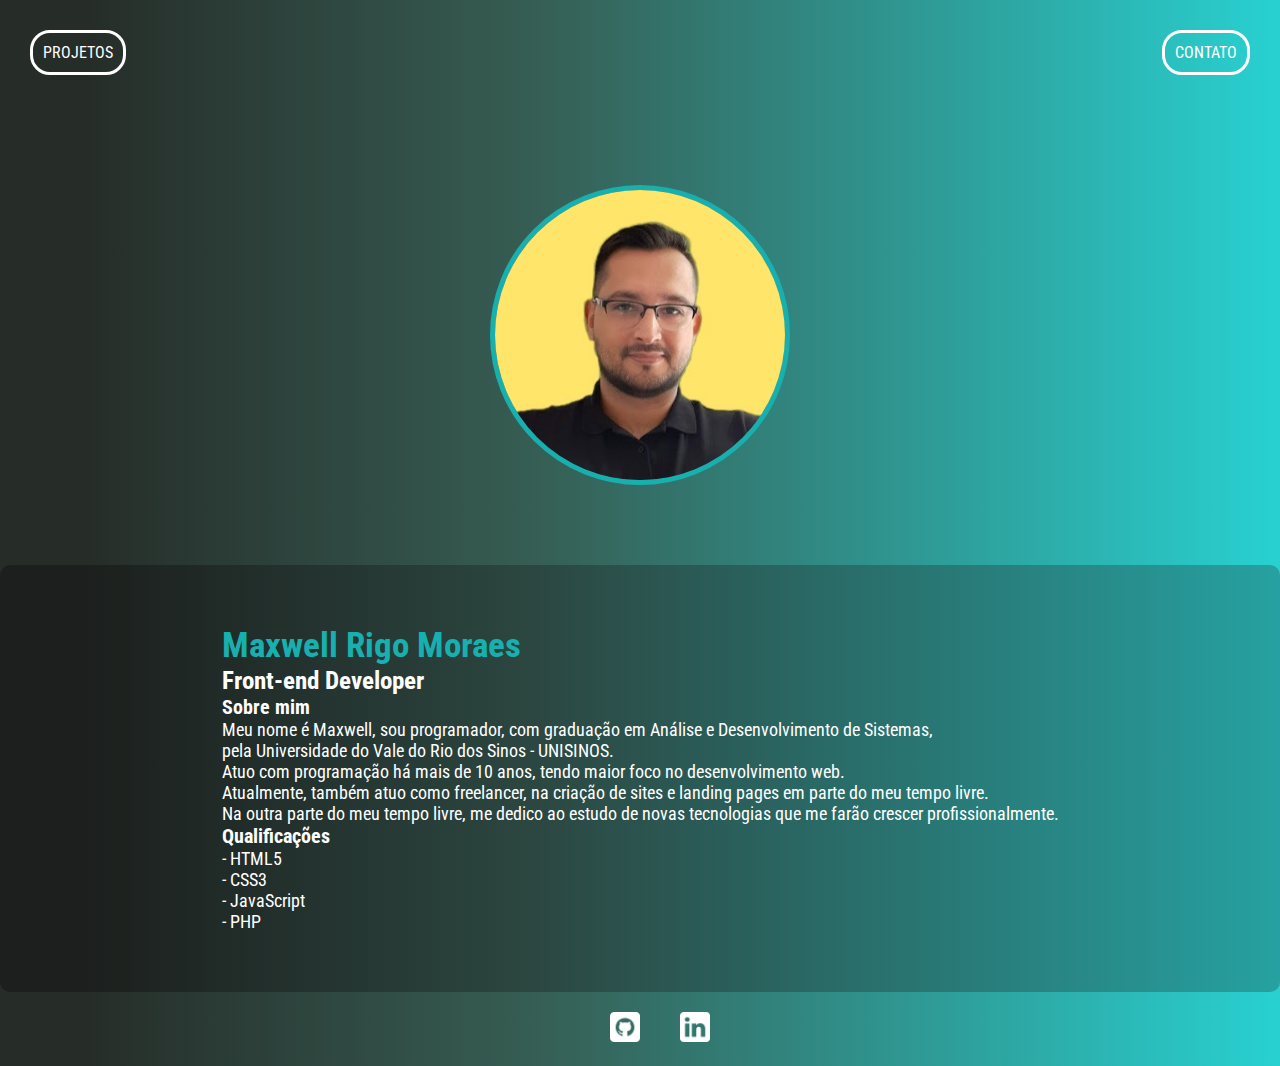
<file: index.html>
<!DOCTYPE html>
<html lang="pt-br">
<head>
    <meta charset="UTF-8">
    <meta name="viewport" content="width=device-width, initial-scale=1.0">
    <link
        href="https://fonts.googleapis.com/css2?family=Roboto+Condensed:ital,wght@0,300;0,400;0,700;1,400&display=swap"
        rel="stylesheet">
    <link rel="stylesheet" href="estilo/style-index.css">
    <link rel="stylesheet" href="estilo/style.css">
    <title>Portfolio de Maxwell</title>
</head>
<body>
    <header>
        <div class="container">
            <ul id="informacoes">
                <li class="projetos">
                    <a href="./projetos.html">PROJETOS</a>
                </li>

                <li class="contato">
                    <a class="contact" href="./contato.html">CONTATO</a>
                </li>
            </ul>
    </div>

    <div class="centro">
        <img class="maxwell" src="imagens/Max.jpeg" alt="Maxwell">
    </div>
    </header>

    <main class="container_corpo">
        <div>
            <section>
                <hgroup class="descricao">
                    <h1 class="fernandez">Maxwell Rigo Moraes</h1>
                    <h2 class="fronte-end">Front-end Developer</h2>
                    <h3 id="sobre_mim">Sobre mim</h3>
                
                <p class="sobre_mim">
                    Meu nome é Maxwell, sou programador, com graduação em Análise e Desenvolvimento de Sistemas, <br>pela Universidade do Vale do Rio dos Sinos - UNISINOS.<br>
                    Atuo com programação há mais de 10 anos, tendo maior foco no desenvolvimento web.<br>
                    Atualmente, também atuo como freelancer, na criação de sites e landing pages em parte do meu tempo livre.
                    <br>
                    Na outra parte do meu tempo livre, me dedico ao estudo de novas tecnologias que me farão crescer profissionalmente.
                </p>

                <h3 id="qualificacoes">Qualificações</h3>
                <p class="qualificacoes">
                    - HTML5<br>
                    - CSS3<br>
                    - JavaScript<br>
                    - PHP
                </p>
            </section>
        </hgroup>
        </div>
    </main>

    <footer class="icones">
        <div id="github">
            <a>
                <a href="https://github.com/maxcanoas" target="_blank" rel="noopener norefere">
                    <img class="github" src="imagens/github.png" alt="GitHub">
                </a>
        </div>

        <div id="linkedin">
            <a href="https://www.linkedin.com/in/devmrmoraes/" target="_blank" rel="noopener norefere">
                <img class="linkedin" src="imagens/linkedin_black.png" alt="Linkedin">
            </a>
        </div>
    </footer>
</body>
</html>
</file>
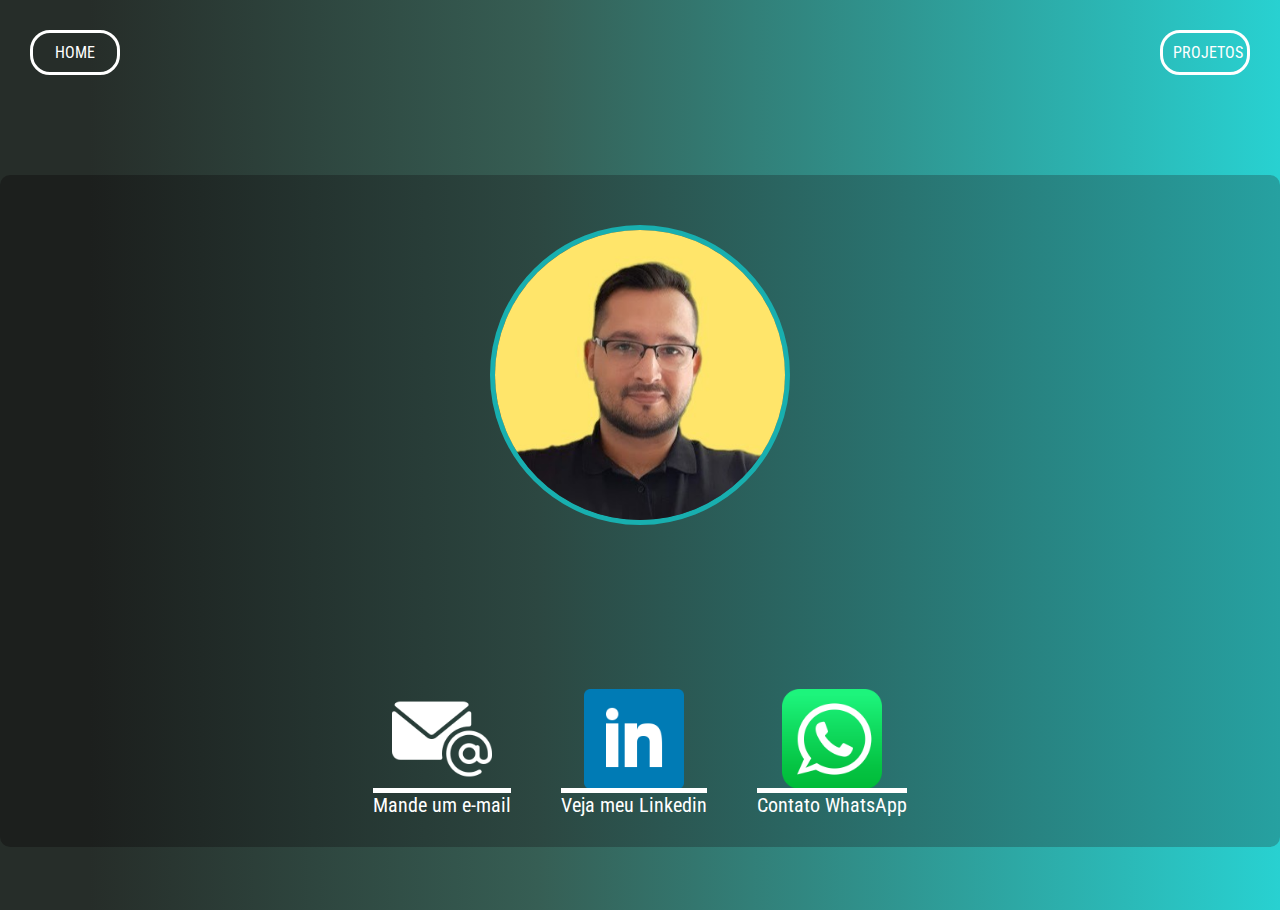
<file: contato.html>
<!DOCTYPE html>
<html lang="pt-br">
<head>
    <meta charset="UTF-8">
    <meta name="viewport" content="width=device-width, initial-scale=1.0">
    <link
        href="https://fonts.googleapis.com/css2?family=Roboto+Condensed:ital,wght@0,300;0,400;0,700;1,400&display=swap"
        rel="stylesheet">
    <link rel="stylesheet" href="estilo/style-contato.css">
    <link rel="stylesheet" href="estilo/style.css">
    <title>Contato</title>
</head>
<body>
    <header>
        <div id="menu">
            <ul class="menu">
                <li class="home">
                    <a class="h" href="./index.html">HOME</a>
                </li>

                <li class="projetos">
                    <a class="p" href="./projetos.html">PROJETOS</a>
                </li>
            </ul>
        </div>
    </header>

    <main>
        <div>
            <nav>
                <div id="maxwell">
                    <ul>
                        <li>
                            <img class="maxwell" src="imagens/Max.jpeg" alt="Maxwell">
                        </li>
                </div>
                <div class="contato">
                        <li id="email">
                            <a class="email" href="mailto:grancodetec@gmail.com?subject=" target="_blank">
                            <img src="imagens/email.png" alt="e-mail">
                        </a>
                        <p>Mande um e-mail</p>
                        </li>
    
                        <li id="linkedin">
                            <a class="linkedin" href="https://www.linkedin.com/in/devmrmoraes/" target="_blank">
                                <img src="imagens/linkedin.png" alt="Linkedin">
                            </a>
                            <p>Veja meu Linkedin</p>
                        </li>
    
                        <li id="whatsapp">
                            <a class="whatsapp" href="https://wa.me/5551999608608" target="_blank">
                                <img src="imagens/whatsapp.png" alt="WhatsApp">
                                </a>
                                <p>Contato WhatsApp</p>
                        </li>
                    </ul>
                </div>
            </nav>
        </div>
    </main>
</body>
</html>
</file>
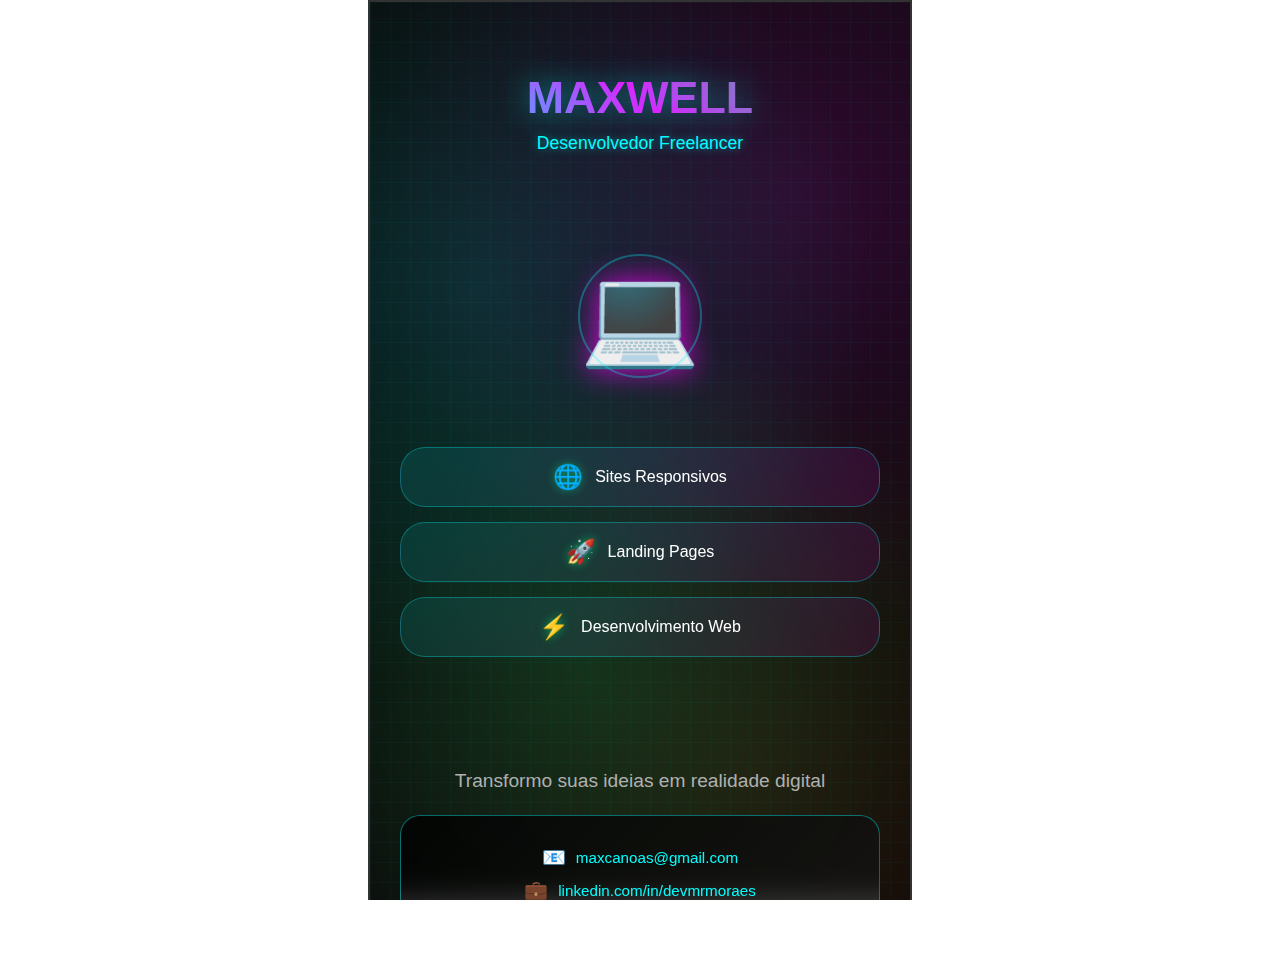
<file: freelancer.html>
<!DOCTYPE html>
<html lang="pt-BR">
<head>
    <meta charset="UTF-8">
    <meta name="viewport" content="width=device-width, initial-scale=1.0">
    <title>Instagram Post - Freelancer</title>
    <style>
        body, html {
            margin: 0;
            padding: 0;
            width: 100vw;
            height: 100vh;
            overflow: hidden;
            font-family: 'Segoe UI', Tahoma, Geneva, Verdana, sans-serif;
        }

        .post-container {
            width: 540px;
            height: 960px;
            background: #0a0a0a;
            position: relative;
            overflow: hidden;
            margin: 0 auto;
            border: 2px solid #333;
        }

        /* Background Animation */
        .bg-animation {
            position: absolute;
            top: 0;
            left: 0;
            width: 100%;
            height: 100%;
            background: 
                radial-gradient(circle at 20% 30%, rgba(0, 255, 255, 0.15) 0%, transparent 50%),
                radial-gradient(circle at 80% 20%, rgba(255, 0, 255, 0.15) 0%, transparent 50%),
                radial-gradient(circle at 40% 70%, rgba(0, 255, 128, 0.15) 0%, transparent 50%),
                radial-gradient(circle at 70% 80%, rgba(255, 100, 0, 0.1) 0%, transparent 50%);
            animation: bgFloat 8s ease-in-out infinite;
        }

        @keyframes bgFloat {
            0%, 100% { transform: translate(0, 0) rotate(0deg); }
            25% { transform: translate(10px, -10px) rotate(0.5deg); }
            50% { transform: translate(-5px, 15px) rotate(-0.5deg); }
            75% { transform: translate(15px, -5px) rotate(0.3deg); }
        }

        /* Particles */
        .particles {
            position: absolute;
            top: 0;
            left: 0;
            width: 100%;
            height: 100%;
            pointer-events: none;
        }

        .particle {
            position: absolute;
            width: 3px;
            height: 3px;
            background: #00ffff;
            border-radius: 50%;
            animation: particleFloat 6s infinite linear;
            opacity: 0;
            box-shadow: 0 0 6px rgba(0, 255, 255, 0.8);
        }

        @keyframes particleFloat {
            0% {
                transform: translateY(100vh) translateX(0);
                opacity: 0;
            }
            10% { opacity: 1; }
            90% { opacity: 1; }
            100% {
                transform: translateY(-100vh) translateX(50px);
                opacity: 0;
            }
        }

        /* Main Content */
        .content {
            position: relative;
            z-index: 10;
            height: 100%;
            display: flex;
            flex-direction: column;
            justify-content: space-between;
            padding: 40px 30px;
            color: #ffffff;
        }

        /* Header */
        .header {
            text-align: center;
            margin-bottom: 20px;
        }

        .header h1 {
            font-size: 2.8rem;
            font-weight: bold;
            background: linear-gradient(45deg, #00ffff, #ff00ff, #00ff80);
            -webkit-background-clip: text;
            -webkit-text-fill-color: transparent;
            background-clip: text;
            margin-bottom: 10px;
            text-shadow: 0 0 30px rgba(0, 255, 255, 0.5);
            animation: textGlow 3s ease-in-out infinite alternate;
        }

        @keyframes textGlow {
            from { filter: drop-shadow(0 0 20px rgba(0, 255, 255, 0.3)); }
            to { filter: drop-shadow(0 0 40px rgba(0, 255, 255, 0.6)); }
        }

        .header .subtitle {
            font-size: 1.1rem;
            color: #00ffff;
            text-shadow: 0 0 10px rgba(0, 255, 255, 0.5);
            margin-bottom: 20px;
        }

        /* Central Section */
        .central {
            text-align: center;
            flex-grow: 1;
            display: flex;
            flex-direction: column;
            justify-content: center;
        }

        .icon-container {
            margin: 30px 0;
            position: relative;
        }

        .main-icon {
            font-size: 6rem;
            color: #ff00ff;
            text-shadow: 0 0 30px rgba(255, 0, 255, 0.8);
            animation: iconPulse 2s ease-in-out infinite;
            display: inline-block;
        }

        @keyframes iconPulse {
            0%, 100% { transform: scale(1); }
            50% { transform: scale(1.1); }
        }

        .icon-container::before {
            content: '';
            position: absolute;
            top: 50%;
            left: 50%;
            width: 120px;
            height: 120px;
            border: 2px solid rgba(0, 255, 255, 0.3);
            border-radius: 50%;
            transform: translate(-50%, -50%);
            animation: rotate 4s linear infinite;
        }

        @keyframes rotate {
            from { transform: translate(-50%, -50%) rotate(0deg); }
            to { transform: translate(-50%, -50%) rotate(360deg); }
        }

        .services {
            margin: 30px 0;
        }

        .service-item {
            display: flex;
            align-items: center;
            justify-content: center;
            margin: 15px 0;
            padding: 15px 20px;
            background: linear-gradient(135deg, rgba(0, 255, 255, 0.1), rgba(255, 0, 255, 0.1));
            border: 1px solid rgba(0, 255, 255, 0.3);
            border-radius: 25px;
            backdrop-filter: blur(10px);
            transition: all 0.3s ease;
            animation: slideIn 0.6s ease-out;
        }

        .service-item:nth-child(2) { animation-delay: 0.2s; }
        .service-item:nth-child(3) { animation-delay: 0.4s; }

        @keyframes slideIn {
            from {
                opacity: 0;
                transform: translateX(-50px);
            }
            to {
                opacity: 1;
                transform: translateX(0);
            }
        }

        .service-item:hover {
            transform: translateY(-3px);
            box-shadow: 0 10px 25px rgba(0, 255, 255, 0.3);
            border-color: #00ffff;
        }

        .service-icon {
            font-size: 1.5rem;
            margin-right: 12px;
            color: #00ff80;
            text-shadow: 0 0 10px rgba(0, 255, 128, 0.5);
        }

        .service-text {
            font-size: 1rem;
            color: #ffffff;
            font-weight: 500;
        }

        /* CTA Section */
        .cta {
            text-align: center;
            margin-top: 30px;
        }

        .cta-text {
            font-size: 1.2rem;
            color: #b0b0b0;
            margin-bottom: 20px;
            line-height: 1.4;
        }

        .contact-info {
            background: linear-gradient(135deg, rgba(0, 0, 0, 0.8), rgba(20, 20, 20, 0.8));
            padding: 20px;
            border-radius: 20px;
            border: 1px solid rgba(0, 255, 255, 0.4);
            backdrop-filter: blur(15px);
            animation: cardGlow 3s ease-in-out infinite alternate;
        }

        @keyframes cardGlow {
            from { box-shadow: 0 5px 20px rgba(0, 255, 255, 0.2); }
            to { box-shadow: 0 10px 40px rgba(0, 255, 255, 0.4); }
        }

        .contact-item {
            display: flex;
            align-items: center;
            justify-content: center;
            margin: 10px 0;
            color: #00ffff;
            font-size: 0.95rem;
            font-weight: 500;
        }

        .contact-icon {
            margin-right: 10px;
            font-size: 1.2rem;
            color: #ff00ff;
        }

        /* Hashtags */
        .hashtags {
            margin-top: 20px;
            text-align: center;
        }

        .hashtags p {
            color: #00ff80;
            font-size: 0.85rem;
            line-height: 1.3;
            text-shadow: 0 0 10px rgba(0, 255, 128, 0.3);
        }

        /* Responsive adjustments for the container */
        @media (max-width: 600px) {
            .post-container {
                width: 100vw;
                height: 100vh;
                border: none;
            }
        }

        /* Grid overlay effect */
        .grid-overlay {
            position: absolute;
            top: 0;
            left: 0;
            width: 100%;
            height: 100%;
            background-image: 
                linear-gradient(rgba(0, 255, 255, 0.03) 1px, transparent 1px),
                linear-gradient(90deg, rgba(0, 255, 255, 0.03) 1px, transparent 1px);
            background-size: 20px 20px;
            pointer-events: none;
        }
    </style>
</head>
<body>
    <div class="post-container">
        <div class="bg-animation"></div>
        <div class="particles" id="particles"></div>
        <div class="grid-overlay"></div>
        
        <div class="content">
            <div class="header">
                <h1>MAXWELL</h1>
                <div class="subtitle">Desenvolvedor Freelancer</div>
            </div>

            <div class="central">
                <div class="icon-container">
                    <div class="main-icon">💻</div>
                </div>

                <div class="services">
                    <div class="service-item">
                        <span class="service-icon">🌐</span>
                        <span class="service-text">Sites Responsivos</span>
                    </div>
                    <div class="service-item">
                        <span class="service-icon">🚀</span>
                        <span class="service-text">Landing Pages</span>
                    </div>
                    <div class="service-item">
                        <span class="service-icon">⚡</span>
                        <span class="service-text">Desenvolvimento Web</span>
                    </div>
                </div>
            </div>

            <div class="cta">
                <div class="cta-text">Transformo suas ideias em realidade digital</div>
                <div class="contact-info">
                    <div class="contact-item">
                        <span class="contact-icon">📧</span>
                        maxcanoas@gmail.com
                    </div>
                    <div class="contact-item">
                        <span class="contact-icon">💼</span>
                        linkedin.com/in/devmrmoraes
                    </div>
                </div>
                
                <div class="hashtags">
                    <p>#FreelancerWeb #DesenvolvimentoWeb #SitesResponsivos #LandingPages #HTML #CSS #JavaScript #WebDesign #PortfolioWeb</p>
                </div>
            </div>
        </div>
    </div>

    <script>
        // Create particles
        function createParticles() {
            const particlesContainer = document.getElementById('particles');
            const particleCount = 25;
            
            for (let i = 0; i < particleCount; i++) {
                const particle = document.createElement('div');
                particle.className = 'particle';
                particle.style.left = Math.random() * 100 + '%';
                particle.style.animationDelay = Math.random() * 6 + 's';
                particle.style.animationDuration = (Math.random() * 2 + 4) + 's';
                
                // Random colors for particles
                const colors = ['#00ffff', '#ff00ff', '#00ff80', '#ff6600'];
                const randomColor = colors[Math.floor(Math.random() * colors.length)];
                particle.style.background = randomColor;
                particle.style.boxShadow = `0 0 6px ${randomColor}`;
                
                particlesContainer.appendChild(particle);
            }
        }

        // Initialize when page loads
        document.addEventListener('DOMContentLoaded', function() {
            createParticles();
        });
    </script>
</body>
</html>
</file>
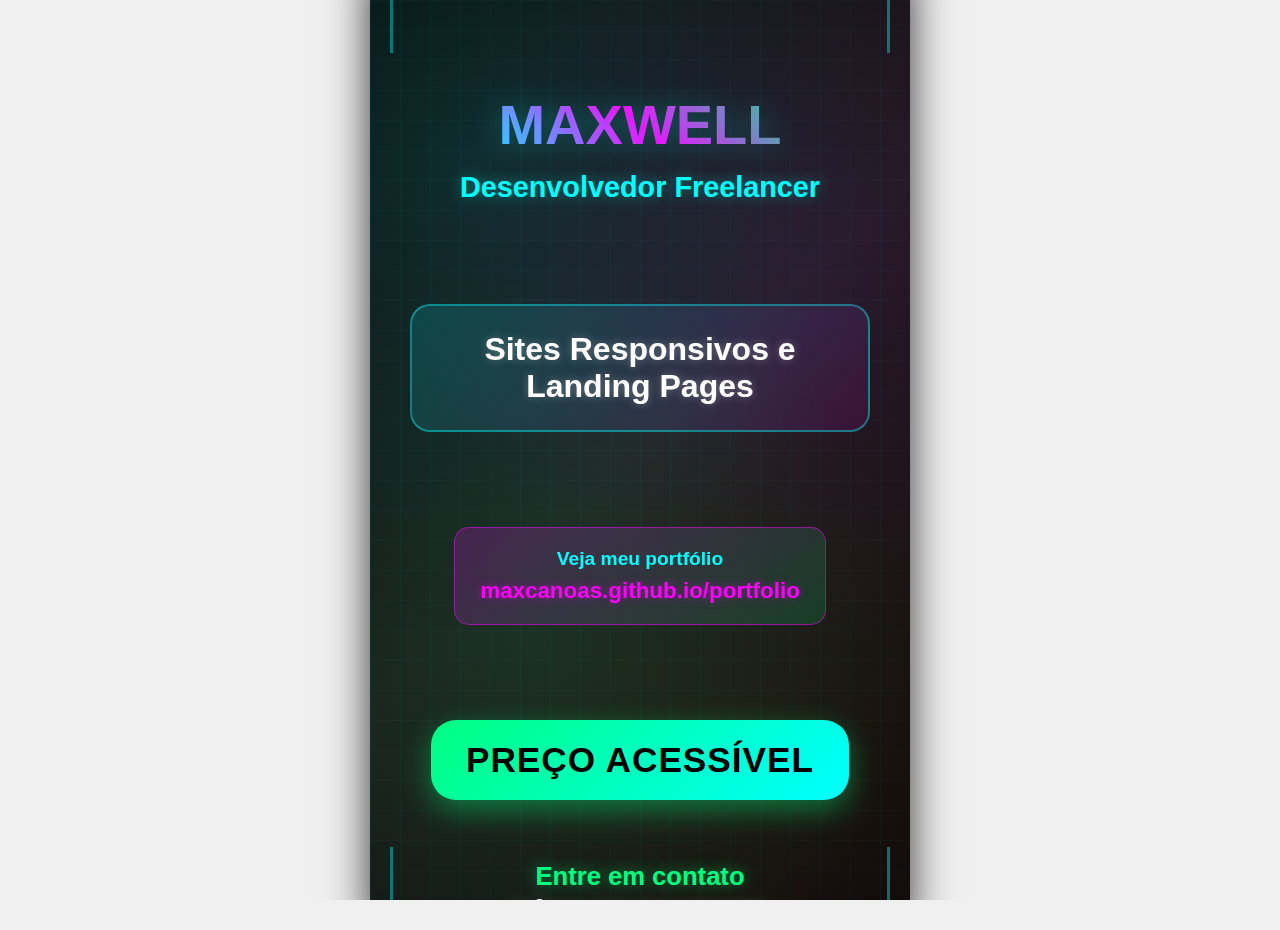
<file: freelancer2.html>
<!DOCTYPE html>
<html lang="pt-BR">
<head>
    <meta charset="UTF-8">
    <meta name="viewport" content="width=device-width, initial-scale=1.0">
    <title>Maxwell - Promoção Freelancer</title>
    <style>
        body, html {
            margin: 0;
            padding: 0;
            width: 100vw;
            height: 100vh;
            overflow: hidden;
            font-family: 'Segoe UI', Tahoma, Geneva, Verdana, sans-serif;
            background: #f0f0f0;
            display: flex;
            align-items: center;
            justify-content: center;
        }

        .reels-container {
            width: 540px;
            height: 960px;
            background: linear-gradient(135deg, #0a0a0a 0%, #1a1a1a 50%, #0a0a0a 100%);
            position: relative;
            overflow: hidden;
            border-radius: 0;
            box-shadow: 0 0 40px rgba(0, 0, 0, 0.8);
        }

        /* Background Effects */
        .bg-animation {
            position: absolute;
            top: 0;
            left: 0;
            width: 100%;
            height: 100%;
            background: 
                radial-gradient(circle at 20% 20%, rgba(0, 255, 255, 0.12) 0%, transparent 50%),
                radial-gradient(circle at 80% 30%, rgba(255, 0, 255, 0.08) 0%, transparent 50%),
                radial-gradient(circle at 30% 70%, rgba(0, 255, 128, 0.10) 0%, transparent 50%),
                radial-gradient(circle at 70% 80%, rgba(255, 100, 0, 0.06) 0%, transparent 50%);
            animation: bgFloat 12s ease-in-out infinite;
        }

        @keyframes bgFloat {
            0%, 100% { transform: translate(0, 0) rotate(0deg); }
            25% { transform: translate(15px, -10px) rotate(0.5deg); }
            50% { transform: translate(-10px, 20px) rotate(-0.5deg); }
            75% { transform: translate(20px, -5px) rotate(0.3deg); }
        }

        .particles {
            position: absolute;
            top: 0;
            left: 0;
            width: 100%;
            height: 100%;
            pointer-events: none;
        }

        .particle {
            position: absolute;
            width: 4px;
            height: 4px;
            border-radius: 50%;
            animation: particleFloat 8s infinite linear;
            opacity: 0;
        }

        @keyframes particleFloat {
            0% {
                transform: translateY(100vh) translateX(0) scale(0);
                opacity: 0;
            }
            10% { opacity: 1; transform: translateY(90vh) translateX(10px) scale(1); }
            90% { opacity: 1; transform: translateY(10vh) translateX(50px) scale(1); }
            100% {
                transform: translateY(-10vh) translateX(80px) scale(0);
                opacity: 0;
            }
        }

        .grid-overlay {
            position: absolute;
            top: 0;
            left: 0;
            width: 100%;
            height: 100%;
            background-image: 
                linear-gradient(rgba(0, 255, 255, 0.03) 1px, transparent 1px),
                linear-gradient(90deg, rgba(0, 255, 255, 0.03) 1px, transparent 1px);
            background-size: 30px 30px;
        }

        /* Main Content */
        .content {
            position: relative;
            z-index: 10;
            height: 100%;
            display: flex;
            flex-direction: column;
            justify-content: center;
            align-items: center;
            padding: 60px 40px;
            text-align: center;
        }

        /* Header Section */
        .header-section {
            margin-bottom: 50px;
        }

        .main-title {
            font-size: 3.5rem;
            font-weight: bold;
            background: linear-gradient(45deg, #00ffff, #ff00ff, #00ff80);
            -webkit-background-clip: text;
            -webkit-text-fill-color: transparent;
            background-clip: text;
            margin-bottom: 15px;
            line-height: 1.1;
            text-shadow: 0 0 30px rgba(0, 255, 255, 0.3);
            animation: titlePulse 3s ease-in-out infinite;
        }

        @keyframes titlePulse {
            0%, 100% { transform: scale(1); }
            50% { transform: scale(1.02); }
        }

        .subtitle {
            font-size: 1.8rem;
            color: #00ffff;
            margin-bottom: 10px;
            text-shadow: 0 0 15px rgba(0, 255, 255, 0.4);
            font-weight: 600;
        }

        /* Services Section */
        .services-section {
            margin: 20px 0;
        }

        .service-highlight {
            background: linear-gradient(135deg, rgba(0, 255, 255, 0.15), rgba(255, 0, 255, 0.1));
            padding: 25px 30px;
            border-radius: 20px;
            border: 2px solid rgba(0, 255, 255, 0.4);
            backdrop-filter: blur(15px);
            margin: 20px 0;
            position: relative;
            overflow: hidden;
        }

        .service-highlight::before {
            content: '';
            position: absolute;
            top: 0;
            left: -100%;
            width: 100%;
            height: 100%;
            background: linear-gradient(90deg, transparent, rgba(255, 255, 255, 0.1), transparent);
            animation: shimmer 3s ease-in-out infinite;
        }

        @keyframes shimmer {
            0% { left: -100%; }
            50% { left: 100%; }
            100% { left: 100%; }
        }

        .service-text {
            font-size: 2rem;
            color: #ffffff;
            font-weight: 600;
            text-shadow: 0 0 10px rgba(255, 255, 255, 0.3);
        }

        /* Contact Section */
        .contact-section {
            margin: 40px 0;
        }

        .contact-highlight {
            background: linear-gradient(135deg, rgba(255, 0, 255, 0.2), rgba(0, 255, 128, 0.15));
            padding: 20px 25px;
            border-radius: 15px;
            border: 1px solid rgba(255, 0, 255, 0.5);
            margin: 15px 0;
            backdrop-filter: blur(10px);
        }

        .linkedin-text {
            font-size: 1.4rem;
            color: #ff00ff;
            font-weight: 600;
            text-shadow: 0 0 10px rgba(255, 0, 255, 0.4);
        }

        /* Price Section */
        .price-section {
            margin: 40px 0;
            position: relative;
        }

        .price-badge {
            background: linear-gradient(135deg, #00ff80, #00ffff);
            color: #000000;
            padding: 20px 35px;
            border-radius: 25px;
            font-size: 2.2rem;
            font-weight: bold;
            text-transform: uppercase;
            letter-spacing: 1px;
            box-shadow: 0 10px 30px rgba(0, 255, 128, 0.4);
            animation: priceGlow 2s ease-in-out infinite alternate;
            position: relative;
            overflow: hidden;
        }

        @keyframes priceGlow {
            from { box-shadow: 0 10px 30px rgba(0, 255, 128, 0.4); }
            to { box-shadow: 0 15px 40px rgba(0, 255, 128, 0.6); }
        }

        .price-badge::before {
            content: '';
            position: absolute;
            top: 0;
            left: -100%;
            width: 100%;
            height: 100%;
            background: linear-gradient(90deg, transparent, rgba(255, 255, 255, 0.3), transparent);
            animation: priceShimmer 2s ease-in-out infinite;
        }

        @keyframes priceShimmer {
            0% { left: -100%; }
            100% { left: 100%; }
        }

        /* CTA Section */
        .cta-section {
            margin-top: 20px;
        }

        .cta-text {
            font-size: 1.6rem;
            color: #ffffff;
            font-weight: 600;
            text-shadow: 0 0 15px rgba(255, 255, 255, 0.3);
            line-height: 1.3;
        }

        .cta-highlight {
            color: #00ff80;
            text-shadow: 0 0 15px rgba(0, 255, 128, 0.5);
        }

        /* Decorative Elements */
        .corner-decoration {
            position: absolute;
            width: 60px;
            height: 60px;
            border: 3px solid rgba(0, 255, 255, 0.4);
        }

        .corner-decoration.top-left {
            top: 20px;
            left: 20px;
            border-right: none;
            border-bottom: none;
        }

        .corner-decoration.top-right {
            top: 20px;
            right: 20px;
            border-left: none;
            border-bottom: none;
        }

        .corner-decoration.bottom-left {
            bottom: 20px;
            left: 20px;
            border-right: none;
            border-top: none;
        }

        .corner-decoration.bottom-right {
            bottom: 20px;
            right: 20px;
            border-left: none;
            border-top: none;
        }

        /* Responsive for mobile viewing */
        @media (max-width: 600px) {
            .reels-container {
                width: 100vw;
                height: 100vh;
            }
            
            .content {
                padding: 40px 25px;
            }
            
            .main-title {
                font-size: 2.8rem;
            }
            
            .subtitle {
                font-size: 1.5rem;
            }
            
            .service-text {
                font-size: 1.6rem;
            }
            
            .price-badge {
                font-size: 1.8rem;
                padding: 18px 30px;
            }
            
            .cta-text {
                font-size: 1.4rem;
            }
        }
    </style>
</head>
<body>
    <div class="reels-container">
        <div class="bg-animation"></div>
        <div class="particles" id="particles"></div>
        <div class="grid-overlay"></div>
        
        <!-- Decorative corners -->
        <div class="corner-decoration top-left"></div>
        <div class="corner-decoration top-right"></div>
        <div class="corner-decoration bottom-left"></div>
        <div class="corner-decoration bottom-right"></div>
        
        <div class="content">
            <div class="header-section">
                <div class="main-title">MAXWELL</div>
                <div class="subtitle">Desenvolvedor Freelancer</div>
            </div>

            <div class="services-section">
                <div class="service-highlight">
                    <div class="service-text">Sites Responsivos e Landing Pages</div>
                </div>
            </div>

            <div class="contact-section">
                <div class="contact-highlight">
                    <div style="font-size: 1.2rem; color: #00ffff; margin-bottom: 8px; font-weight: 600;">Veja meu portfólio</div>
                    <div class="linkedin-text">maxcanoas.github.io/portfolio</div>
                </div>
            </div>

            <div class="price-section">
                <div class="price-badge">Preço Acessível</div>
            </div>

            <div class="cta-section">
                <div class="cta-text">
                    <span class="cta-highlight">Entre em contato</span><br>
                    e faça um orçamento
                </div>
            </div>
        </div>
    </div>

    <script>
        // Create animated particles
        function createParticles() {
            const particlesContainer = document.getElementById('particles');
            const particleCount = 30;
            
            for (let i = 0; i < particleCount; i++) {
                const particle = document.createElement('div');
                particle.className = 'particle';
                particle.style.left = Math.random() * 100 + '%';
                particle.style.animationDelay = Math.random() * 8 + 's';
                particle.style.animationDuration = (Math.random() * 3 + 6) + 's';
                
                // Random neon colors for particles
                const colors = ['#00ffff', '#ff00ff', '#00ff80', '#ff6600'];
                const randomColor = colors[Math.floor(Math.random() * colors.length)];
                particle.style.background = randomColor;
                particle.style.boxShadow = `0 0 8px ${randomColor}`;
                
                particlesContainer.appendChild(particle);
            }
        }

        // Initialize
        document.addEventListener('DOMContentLoaded', function() {
            createParticles();
        });
    </script>
</body>
</html>
</file>
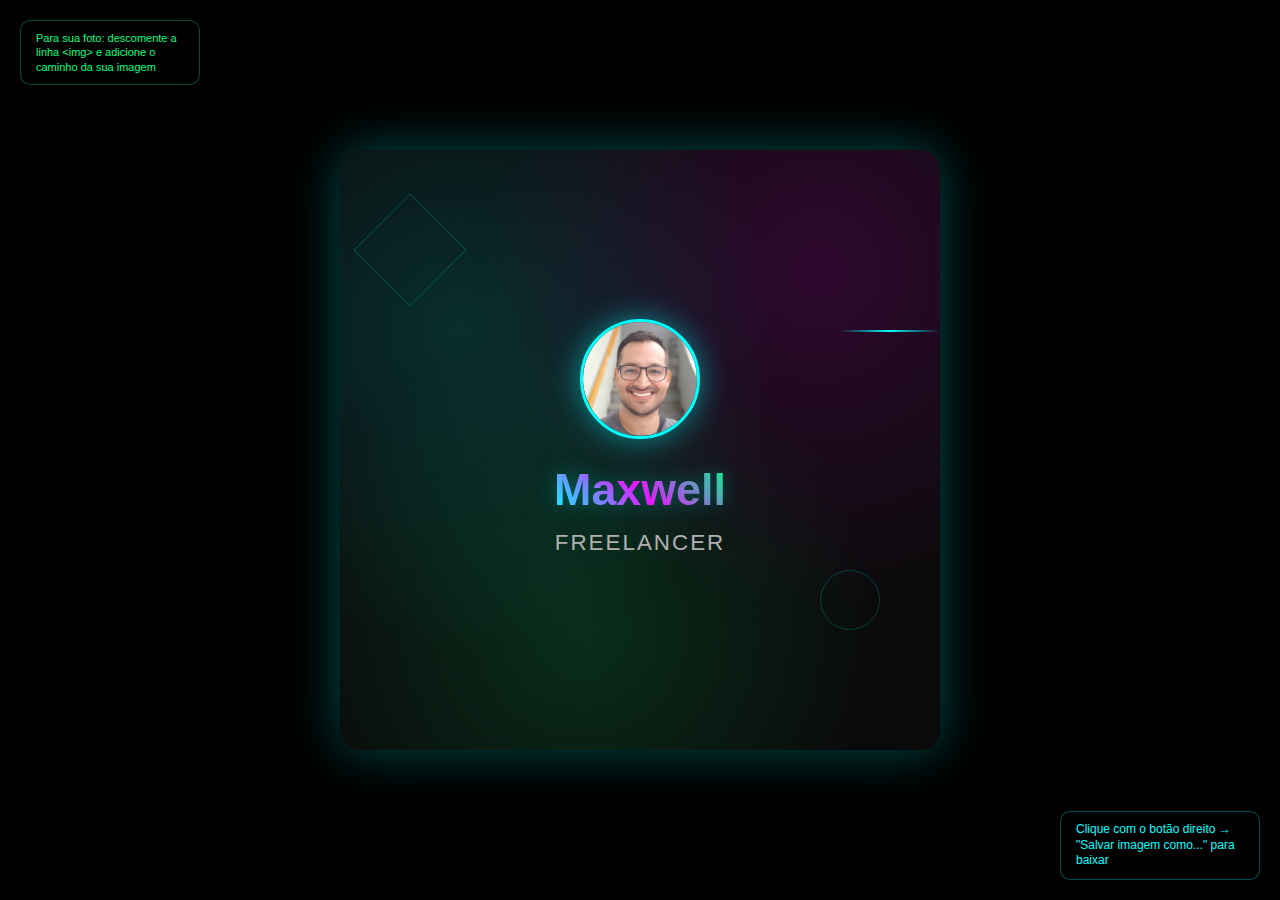
<file: freelancer3.html>
<!DOCTYPE html>
<html lang="pt-BR">
<head>
    <meta charset="UTF-8">
    <meta name="viewport" content="width=device-width, initial-scale=1.0">
    <title>Capa Instagram - Desenvolvedor</title>
    <style>
        * {
            margin: 0;
            padding: 0;
            box-sizing: border-box;
        }

        body {
            font-family: 'Segoe UI', Tahoma, Geneva, Verdana, sans-serif;
            background: #000;
            overflow: hidden;
            height: 100vh;
            display: flex;
            justify-content: center;
            align-items: center;
        }

        /* Canvas for Instagram post (1080x1080px) */
        .instagram-canvas {
            width: 600px;
            height: 600px;
            background: #0a0a0a;
            position: relative;
            overflow: hidden;
            border-radius: 20px;
            box-shadow: 0 0 50px rgba(0, 255, 255, 0.3);
        }

        /* Background Animation */
        .bg-animation {
            position: absolute;
            top: 0;
            left: 0;
            width: 100%;
            height: 100%;
            background: radial-gradient(circle at 20% 30%, rgba(0, 255, 255, 0.15) 0%, transparent 50%),
                        radial-gradient(circle at 80% 20%, rgba(255, 0, 255, 0.15) 0%, transparent 50%),
                        radial-gradient(circle at 40% 80%, rgba(0, 255, 128, 0.15) 0%, transparent 50%);
            animation: bgFloat 8s ease-in-out infinite;
        }

        @keyframes bgFloat {
            0%, 100% { transform: translate(0, 0) rotate(0deg); }
            33% { transform: translate(15px, -15px) rotate(0.5deg); }
            66% { transform: translate(-10px, 10px) rotate(-0.5deg); }
        }

        /* Particles */
        .particles {
            position: absolute;
            top: 0;
            left: 0;
            width: 100%;
            height: 100%;
            pointer-events: none;
        }

        .particle {
            position: absolute;
            width: 3px;
            height: 3px;
            background: #00ffff;
            border-radius: 50%;
            animation: particleFloat 6s infinite linear;
            opacity: 0;
        }

        @keyframes particleFloat {
            0% {
                transform: translateY(100%) translateX(0);
                opacity: 0;
            }
            10% {
                opacity: 1;
            }
            90% {
                opacity: 1;
            }
            100% {
                transform: translateY(-100%) translateX(50px);
                opacity: 0;
            }
        }

        /* Main Content */
        .content {
            position: relative;
            z-index: 10;
            width: 100%;
            height: 100%;
            display: flex;
            flex-direction: column;
            justify-content: center;
            align-items: center;
            text-align: center;
            padding: 40px;
        }

        /* Profile Image */
        .profile-image {
            width: 120px;
            height: 120px;
            border-radius: 50%;
            margin-bottom: 25px;
            border: 3px solid #00ffff;
            box-shadow: 0 0 30px rgba(0, 255, 255, 0.5);
            background: linear-gradient(45deg, #333, #666);
            display: flex;
            align-items: center;
            justify-content: center;
            font-size: 36px;
            color: #00ffff;
            position: relative;
            overflow: hidden;
            animation: profileGlow 3s ease-in-out infinite;
        }

        /* Profile Image - Real Photo Styling */
        .profile-image img {
            width: 100%;
            height: 100%;
            object-fit: cover;
            object-position: center;
            border-radius: 50%;
        }

        /* Hide emoji when image is present */
        .profile-image:has(img) {
            font-size: 0;
        }

        @keyframes profileGlow {
            0%, 100% { box-shadow: 0 0 30px rgba(0, 255, 255, 0.5); }
            50% { box-shadow: 0 0 50px rgba(0, 255, 255, 0.8), 0 0 80px rgba(0, 255, 255, 0.3); }
        }

        .profile-image::before {
            content: '';
            position: absolute;
            top: -50%;
            left: -50%;
            width: 200%;
            height: 200%;
            background: conic-gradient(from 0deg, transparent, #00ffff, transparent);
            animation: rotate 4s linear infinite;
            z-index: -1;
        }

        @keyframes rotate {
            from { transform: rotate(0deg); }
            to { transform: rotate(360deg); }
        }

        /* Typography */
        .name {
            font-size: 2.8rem;
            font-weight: bold;
            margin-bottom: 15px;
            background: linear-gradient(45deg, #00ffff, #ff00ff, #00ff80);
            -webkit-background-clip: text;
            -webkit-text-fill-color: transparent;
            background-clip: text;
            animation: textGlow 2s ease-in-out infinite alternate;
            text-shadow: 0 0 20px rgba(0, 255, 255, 0.3);
        }

        @keyframes textGlow {
            from { filter: brightness(1); }
            to { filter: brightness(1.2); }
        }

        .title {
            font-size: 1.4rem;
            color: #b0b0b0;
            margin-bottom: 25px;
            font-weight: 300;
            letter-spacing: 2px;
            text-transform: uppercase;
        }

        /* Tech Stack Icons */
        .tech-icons {
            display: flex;
            justify-content: center;
            gap: 20px;
            margin-bottom: 30px;
            flex-wrap: wrap;
        }

        .tech-icon {
            width: 50px;
            height: 50px;
            background: rgba(0, 255, 255, 0.1);
            border: 1px solid rgba(0, 255, 255, 0.3);
            border-radius: 50%;
            display: flex;
            align-items: center;
            justify-content: center;
            font-size: 24px;
            transition: all 0.3s ease;
            animation: techFloat 3s ease-in-out infinite;
        }

        .tech-icon:nth-child(1) { animation-delay: 0s; color: #00ffff; }
        .tech-icon:nth-child(2) { animation-delay: 0.5s; color: #00ff80; }
        .tech-icon:nth-child(3) { animation-delay: 1s; color: #ff00ff; }
        .tech-icon:nth-child(4) { animation-delay: 1.5s; color: #ffaa00; }

        @keyframes techFloat {
            0%, 100% { transform: translateY(0px); }
            50% { transform: translateY(-10px); }
        }

        .tech-icon:hover {
            transform: scale(1.2) translateY(-5px);
            box-shadow: 0 10px 25px rgba(0, 255, 255, 0.3);
        }

        /* Contact Info */
        .contact {
            display: flex;
            justify-content: center;
            gap: 30px;
            margin-top: 20px;
        }

        .contact-item {
            display: flex;
            align-items: center;
            gap: 8px;
            color: #00ffff;
            font-size: 0.9rem;
            padding: 8px 15px;
            border: 1px solid rgba(0, 255, 255, 0.3);
            border-radius: 20px;
            background: rgba(0, 255, 255, 0.1);
            backdrop-filter: blur(10px);
        }

        .contact-icon {
            font-size: 16px;
        }

        /* Geometric Shapes */
        .geometric-bg {
            position: absolute;
            top: 0;
            left: 0;
            width: 100%;
            height: 100%;
            pointer-events: none;
            z-index: 1;
        }

        .shape {
            position: absolute;
            border: 1px solid rgba(0, 255, 255, 0.2);
            animation: shapeFloat 6s ease-in-out infinite;
        }

        .shape1 {
            width: 80px;
            height: 80px;
            top: 10%;
            left: 5%;
            transform: rotate(45deg);
            animation-delay: 0s;
        }

        .shape2 {
            width: 60px;
            height: 60px;
            top: 70%;
            right: 10%;
            border-radius: 50%;
            animation-delay: 2s;
        }

        .shape3 {
            width: 100px;
            height: 2px;
            top: 30%;
            right: 0;
            background: linear-gradient(90deg, transparent, #00ffff, transparent);
            border: none;
            animation-delay: 1s;
        }

        @keyframes shapeFloat {
            0%, 100% { transform: translateY(0px) rotate(0deg); opacity: 0.3; }
            50% { transform: translateY(-20px) rotate(180deg); opacity: 0.6; }
        }

        /* Responsive adjustments for better viewing */
        @media (max-width: 768px) {
            .instagram-canvas {
                width: 90vw;
                height: 90vw;
                max-width: 500px;
                max-height: 500px;
            }
            
            .name {
                font-size: 2.2rem;
            }
            
            .tech-icons {
                gap: 15px;
            }
            
            .contact {
                flex-direction: column;
                gap: 10px;
                align-items: center;
            }
        }

        /* Download instruction */
        .download-info {
            position: absolute;
            bottom: 20px;
            right: 20px;
            background: rgba(0, 0, 0, 0.8);
            color: #00ffff;
            padding: 10px 15px;
            border-radius: 10px;
            font-size: 12px;
            border: 1px solid rgba(0, 255, 255, 0.3);
            max-width: 200px;
            line-height: 1.3;
        }

        .usage-info {
            position: absolute;
            top: 20px;
            left: 20px;
            background: rgba(0, 0, 0, 0.8);
            color: #00ff80;
            padding: 10px 15px;
            border-radius: 10px;
            font-size: 11px;
            border: 1px solid rgba(0, 255, 128, 0.3);
            max-width: 180px;
            line-height: 1.3;
        }
    </style>
</head>
<body>
    <div class="instagram-canvas">
        <div class="bg-animation"></div>
        <div class="particles"></div>
        
        <div class="geometric-bg">
            <div class="shape shape1"></div>
            <div class="shape shape2"></div>
            <div class="shape shape3"></div>
        </div>
        
        <div class="content">
            <div class="profile-image">
                <!-- Substitua o emoji por sua foto: -->
                <img src="imagens/MaxwellPortfolio.jpg" alt="Sua Foto">
            </div>
            
            <h1 class="name">Maxwell</h1>
            <p class="title">Freelancer</p>

        
        </div>
    </div>
    
    <div class="usage-info">
        Para sua foto: descomente a linha &lt;img&gt; e adicione o caminho da sua imagem
    </div>
    
    <div class="download-info">
        Clique com o botão direito → "Salvar imagem como..." para baixar
    </div>

    <script>
        // Create animated particles
        function createParticles() {
            const particlesContainer = document.querySelector('.particles');
            const particleCount = 30;

            for (let i = 0; i < particleCount; i++) {
                const particle = document.createElement('div');
                particle.className = 'particle';
                particle.style.left = Math.random() * 100 + '%';
                particle.style.animationDelay = Math.random() * 6 + 's';
                particle.style.animationDuration = (Math.random() * 2 + 4) + 's';
                
                // Vary particle colors
                const colors = ['#00ffff', '#ff00ff', '#00ff80'];
                particle.style.background = colors[Math.floor(Math.random() * colors.length)];
                
                particlesContainer.appendChild(particle);
            }
        }

        // Initialize particles when page loads
        document.addEventListener('DOMContentLoaded', function() {
            createParticles();
        });

        // Add subtle mouse interaction
        document.addEventListener('mousemove', function(e) {
            const canvas = document.querySelector('.instagram-canvas');
            const rect = canvas.getBoundingClientRect();
            const x = (e.clientX - rect.left) / rect.width;
            const y = (e.clientY - rect.top) / rect.height;
            
            const moveX = (x - 0.5) * 10;
            const moveY = (y - 0.5) * 10;
            
            document.querySelector('.bg-animation').style.transform = 
                `translate(${moveX}px, ${moveY}px)`;
        });
    </script>
</body>
</html>
</file>
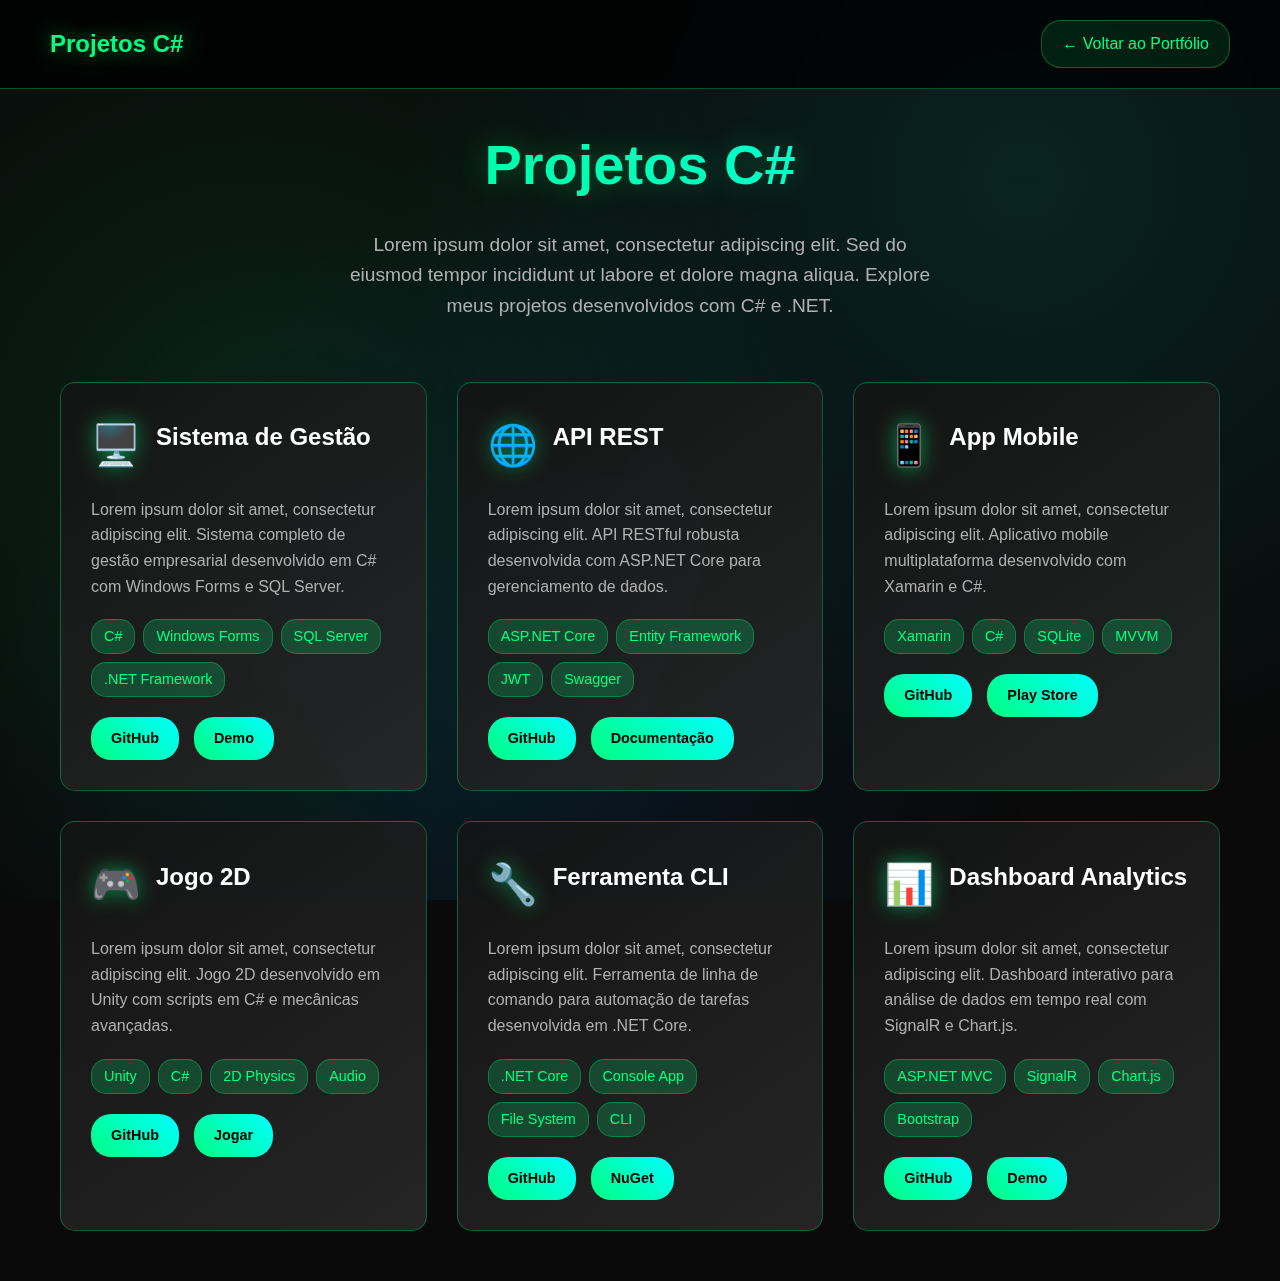
<file: projetos-csharp.html>
<!DOCTYPE html>
<html lang="pt-BR">
<head>
    <!-- Google tag (gtag.js) -->
    <script async src="https://www.googletagmanager.com/gtag/js?id=G-YVYY0VWFDV"></script>
    <script>
        window.dataLayer = window.dataLayer || [];
        function gtag(){dataLayer.push(arguments);}
        gtag('js', new Date());

        gtag('config', 'G-YVYY0VWFDV');
    </script>
    <meta charset="UTF-8">
    <meta name="viewport" content="width=device-width, initial-scale=1.0">
    <title>Projetos C# - Seu Nome</title>
    <style>
        * {
            margin: 0;
            padding: 0;
            box-sizing: border-box;
        }

        body {
            font-family: 'Segoe UI', Tahoma, Geneva, Verdana, sans-serif;
            background: #0a0a0a;
            color: #ffffff;
            overflow-x: hidden;
            line-height: 1.6;
        }

        /* Background Animation */
        .bg-animation {
            position: fixed;
            top: 0;
            left: 0;
            width: 100%;
            height: 100%;
            z-index: -1;
            background: radial-gradient(circle at 20% 50%, rgba(0, 255, 128, 0.1) 0%, transparent 50%),
                        radial-gradient(circle at 80% 20%, rgba(0, 255, 255, 0.1) 0%, transparent 50%),
                        radial-gradient(circle at 40% 80%, rgba(0, 128, 255, 0.1) 0%, transparent 50%);
            animation: bgFloat 15s ease-in-out infinite;
        }

        @keyframes bgFloat {
            0%, 100% { transform: translate(0, 0) rotate(0deg); }
            33% { transform: translate(30px, -30px) rotate(1deg); }
            66% { transform: translate(-20px, 20px) rotate(-1deg); }
        }

        /* Header */
        header {
            position: fixed;
            top: 0;
            width: 100%;
            padding: 20px 50px;
            background: rgba(0, 0, 0, 0.8);
            backdrop-filter: blur(10px);
            z-index: 1000;
            border-bottom: 1px solid rgba(0, 255, 128, 0.3);
            display: flex;
            justify-content: space-between;
            align-items: center;
        }

        .logo {
            font-size: 24px;
            font-weight: bold;
            color: #00ff80;
            text-shadow: 0 0 20px rgba(0, 255, 128, 0.5);
        }

        .back-btn {
            color: #00ff80;
            text-decoration: none;
            padding: 10px 20px;
            border: 1px solid rgba(0, 255, 128, 0.3);
            border-radius: 20px;
            background: rgba(0, 255, 128, 0.1);
            transition: all 0.3s ease;
        }

        .back-btn:hover {
            background: rgba(0, 255, 128, 0.2);
            box-shadow: 0 5px 15px rgba(0, 255, 128, 0.3);
        }

        /* Main Container */
        .container {
            max-width: 1200px;
            margin: 0 auto;
            padding: 120px 20px 50px;
        }

        /* Page Header */
        .page-header {
            text-align: center;
            margin-bottom: 60px;
        }

        .page-title {
            font-size: 3.5rem;
            margin-bottom: 20px;
            background: linear-gradient(45deg, #00ff80, #00ffff);
            -webkit-background-clip: text;
            -webkit-text-fill-color: transparent;
            background-clip: text;
            text-shadow: 0 0 30px rgba(0, 255, 128, 0.3);
        }

        .page-description {
            font-size: 1.2rem;
            color: #b0b0b0;
            max-width: 600px;
            margin: 0 auto;
        }

        /* Projects Grid */
        .projects-grid {
            display: grid;
            grid-template-columns: repeat(auto-fill, minmax(350px, 1fr));
            gap: 30px;
            margin-top: 50px;
        }

        .project-card {
            background: linear-gradient(145deg, rgba(20, 20, 20, 0.9), rgba(40, 40, 40, 0.9));
            border: 1px solid rgba(0, 255, 128, 0.3);
            border-radius: 15px;
            padding: 30px;
            position: relative;
            overflow: hidden;
            transition: all 0.4s ease;
            backdrop-filter: blur(10px);
        }

        .project-card::before {
            content: '';
            position: absolute;
            top: -50%;
            left: -50%;
            width: 200%;
            height: 200%;
            background: conic-gradient(from 0deg, transparent, rgba(0, 255, 128, 0.1), transparent);
            animation: cardRotate 8s linear infinite;
            opacity: 0;
            transition: opacity 0.4s ease;
        }

        .project-card:hover::before {
            opacity: 1;
        }

        .project-card:hover {
            transform: translateY(-10px);
            box-shadow: 0 20px 40px rgba(0, 255, 128, 0.3);
            border-color: #00ff80;
        }

        @keyframes cardRotate {
            from { transform: rotate(0deg); }
            to { transform: rotate(360deg); }
        }

        .project-header {
            display: flex;
            align-items: center;
            margin-bottom: 20px;
        }

        .project-icon {
            font-size: 2.5rem;
            margin-right: 15px;
            color: #00ff80;
            text-shadow: 0 0 20px rgba(0, 255, 128, 0.5);
        }

        .project-card h3 {
            font-size: 1.5rem;
            color: #ffffff;
            margin-bottom: 15px;
        }

        .project-card p {
            color: #b0b0b0;
            margin-bottom: 20px;
            line-height: 1.6;
        }

        .tech-stack {
            display: flex;
            flex-wrap: wrap;
            gap: 8px;
            margin-bottom: 20px;
        }

        .tech-tag {
            background: rgba(0, 255, 128, 0.2);
            color: #00ff80;
            padding: 5px 12px;
            border-radius: 15px;
            font-size: 0.9rem;
            border: 1px solid rgba(0, 255, 128, 0.3);
        }

        .project-links {
            display: flex;
            gap: 15px;
        }

        .project-link {
            display: inline-block;
            padding: 10px 20px;
            background: linear-gradient(45deg, #00ff80, #00ffff);
            color: #000;
            text-decoration: none;
            border-radius: 20px;
            font-weight: bold;
            font-size: 0.9rem;
            transition: all 0.3s ease;
            position: relative;
            overflow: hidden;
        }

        .project-link::before {
            content: '';
            position: absolute;
            top: 0;
            left: -100%;
            width: 100%;
            height: 100%;
            background: linear-gradient(90deg, transparent, rgba(255, 255, 255, 0.4), transparent);
            transition: left 0.5s ease;
        }

        .project-link:hover::before {
            left: 100%;
        }

        .project-link:hover {
            transform: scale(1.05);
            box-shadow: 0 5px 15px rgba(0, 255, 128, 0.4);
        }

        /* Animation classes */
        .fade-in {
            opacity: 0;
            transform: translateY(30px);
            transition: all 0.8s ease;
        }

        .fade-in.visible {
            opacity: 1;
            transform: translateY(0);
        }

        /* Responsive */
        @media (max-width: 768px) {
            header {
                padding: 15px 20px;
                flex-direction: column;
                gap: 15px;
            }
            
            .container {
                padding: 160px 20px 50px;
            }
            
            .page-title {
                font-size: 2.5rem;
            }
            
            .projects-grid {
                grid-template-columns: 1fr;
                gap: 20px;
            }
            
            .project-links {
                flex-direction: column;
            }
        }
    </style>
</head>
<body>
    <div class="bg-animation"></div>

    <header>
        <div class="logo">Projetos C#</div>
        <a href="index.html" class="back-btn">← Voltar ao Portfólio</a>
    </header>

    <div class="container">
        <div class="page-header fade-in">
            <h1 class="page-title">Projetos C#</h1>
            <p class="page-description">Lorem ipsum dolor sit amet, consectetur adipiscing elit. Sed do eiusmod tempor incididunt ut labore et dolore magna aliqua. Explore meus projetos desenvolvidos com C# e .NET.</p>
        </div>

        <div class="projects-grid">
            <div class="project-card fade-in">
                <div class="project-header">
                    <span class="project-icon">🖥️</span>
                    <h3>Sistema de Gestão</h3>
                </div>
                <p>Lorem ipsum dolor sit amet, consectetur adipiscing elit. Sistema completo de gestão empresarial desenvolvido em C# com Windows Forms e SQL Server.</p>
                <div class="tech-stack">
                    <span class="tech-tag">C#</span>
                    <span class="tech-tag">Windows Forms</span>
                    <span class="tech-tag">SQL Server</span>
                    <span class="tech-tag">.NET Framework</span>
                </div>
                <div class="project-links">
                    <a href="#" class="project-link">GitHub</a>
                    <a href="#" class="project-link">Demo</a>
                </div>
            </div>

            <div class="project-card fade-in">
                <div class="project-header">
                    <span class="project-icon">🌐</span>
                    <h3>API REST</h3>
                </div>
                <p>Lorem ipsum dolor sit amet, consectetur adipiscing elit. API RESTful robusta desenvolvida com ASP.NET Core para gerenciamento de dados.</p>
                <div class="tech-stack">
                    <span class="tech-tag">ASP.NET Core</span>
                    <span class="tech-tag">Entity Framework</span>
                    <span class="tech-tag">JWT</span>
                    <span class="tech-tag">Swagger</span>
                </div>
                <div class="project-links">
                    <a href="#" class="project-link">GitHub</a>
                    <a href="#" class="project-link">Documentação</a>
                </div>
            </div>

            <div class="project-card fade-in">
                <div class="project-header">
                    <span class="project-icon">📱</span>
                    <h3>App Mobile</h3>
                </div>
                <p>Lorem ipsum dolor sit amet, consectetur adipiscing elit. Aplicativo mobile multiplataforma desenvolvido com Xamarin e C#.</p>
                <div class="tech-stack">
                    <span class="tech-tag">Xamarin</span>
                    <span class="tech-tag">C#</span>
                    <span class="tech-tag">SQLite</span>
                    <span class="tech-tag">MVVM</span>
                </div>
                <div class="project-links">
                    <a href="#" class="project-link">GitHub</a>
                    <a href="#" class="project-link">Play Store</a>
                </div>
            </div>

            <div class="project-card fade-in">
                <div class="project-header">
                    <span class="project-icon">🎮</span>
                    <h3>Jogo 2D</h3>
                </div>
                <p>Lorem ipsum dolor sit amet, consectetur adipiscing elit. Jogo 2D desenvolvido em Unity com scripts em C# e mecânicas avançadas.</p>
                <div class="tech-stack">
                    <span class="tech-tag">Unity</span>
                    <span class="tech-tag">C#</span>
                    <span class="tech-tag">2D Physics</span>
                    <span class="tech-tag">Audio</span>
                </div>
                <div class="project-links">
                    <a href="#" class="project-link">GitHub</a>
                    <a href="#" class="project-link">Jogar</a>
                </div>
            </div>

            <div class="project-card fade-in">
                <div class="project-header">
                    <span class="project-icon">🔧</span>
                    <h3>Ferramenta CLI</h3>
                </div>
                <p>Lorem ipsum dolor sit amet, consectetur adipiscing elit. Ferramenta de linha de comando para automação de tarefas desenvolvida em .NET Core.</p>
                <div class="tech-stack">
                    <span class="tech-tag">.NET Core</span>
                    <span class="tech-tag">Console App</span>
                    <span class="tech-tag">File System</span>
                    <span class="tech-tag">CLI</span>
                </div>
                <div class="project-links">
                    <a href="#" class="project-link">GitHub</a>
                    <a href="#" class="project-link">NuGet</a>
                </div>
            </div>

            <div class="project-card fade-in">
                <div class="project-header">
                    <span class="project-icon">📊</span>
                    <h3>Dashboard Analytics</h3>
                </div>
                <p>Lorem ipsum dolor sit amet, consectetur adipiscing elit. Dashboard interativo para análise de dados em tempo real com SignalR e Chart.js.</p>
                <div class="tech-stack">
                    <span class="tech-tag">ASP.NET MVC</span>
                    <span class="tech-tag">SignalR</span>
                    <span class="tech-tag">Chart.js</span>
                    <span class="tech-tag">Bootstrap</span>
                </div>
                <div class="project-links">
                    <a href="#" class="project-link">GitHub</a>
                    <a href="#" class="project-link">Demo</a>
                </div>
            </div>
        </div>
    </div>

    <script>
        // Fade in animation on scroll
        function animateOnScroll() {
            const elements = document.querySelectorAll('.fade-in');
            const observer = new IntersectionObserver((entries) => {
                entries.forEach(entry => {
                    if (entry.isIntersecting) {
                        entry.target.classList.add('visible');
                    }
                });
            }, { threshold: 0.1 });

            elements.forEach(element => {
                observer.observe(element);
            });
        }

        // Mouse move effect for cards
        function cardMouseEffect() {
            const cards = document.querySelectorAll('.project-card');
            cards.forEach(card => {
                card.addEventListener('mousemove', function(e) {
                    const rect = card.getBoundingClientRect();
                    const x = e.clientX - rect.left;
                    const y = e.clientY - rect.top;
                    
                    const centerX = rect.width / 2;
                    const centerY = rect.height / 2;
                    
                    const rotateX = (y - centerY) / 20;
                    const rotateY = (centerX - x) / 20;
                    
                    card.style.transform = `perspective(1000px) rotateX(${rotateX}deg) rotateY(${rotateY}deg) translateY(-10px)`;
                });
                
                card.addEventListener('mouseleave', function() {
                    card.style.transform = 'perspective(1000px) rotateX(0deg) rotateY(0deg) translateY(0px)';
                });
            });
        }

        // Initialize
        document.addEventListener('DOMContentLoaded', function() {
            animateOnScroll();
            cardMouseEffect();
        });

        // Parallax effect
        window.addEventListener('scroll', function() {
            const scrolled = window.pageYOffset;
            const rate = scrolled * -0.5;
            document.querySelector('.bg-animation').style.transform = `translate3d(0, ${rate}px, 0)`;
        });
    </script>
</body>
</html>
</file>
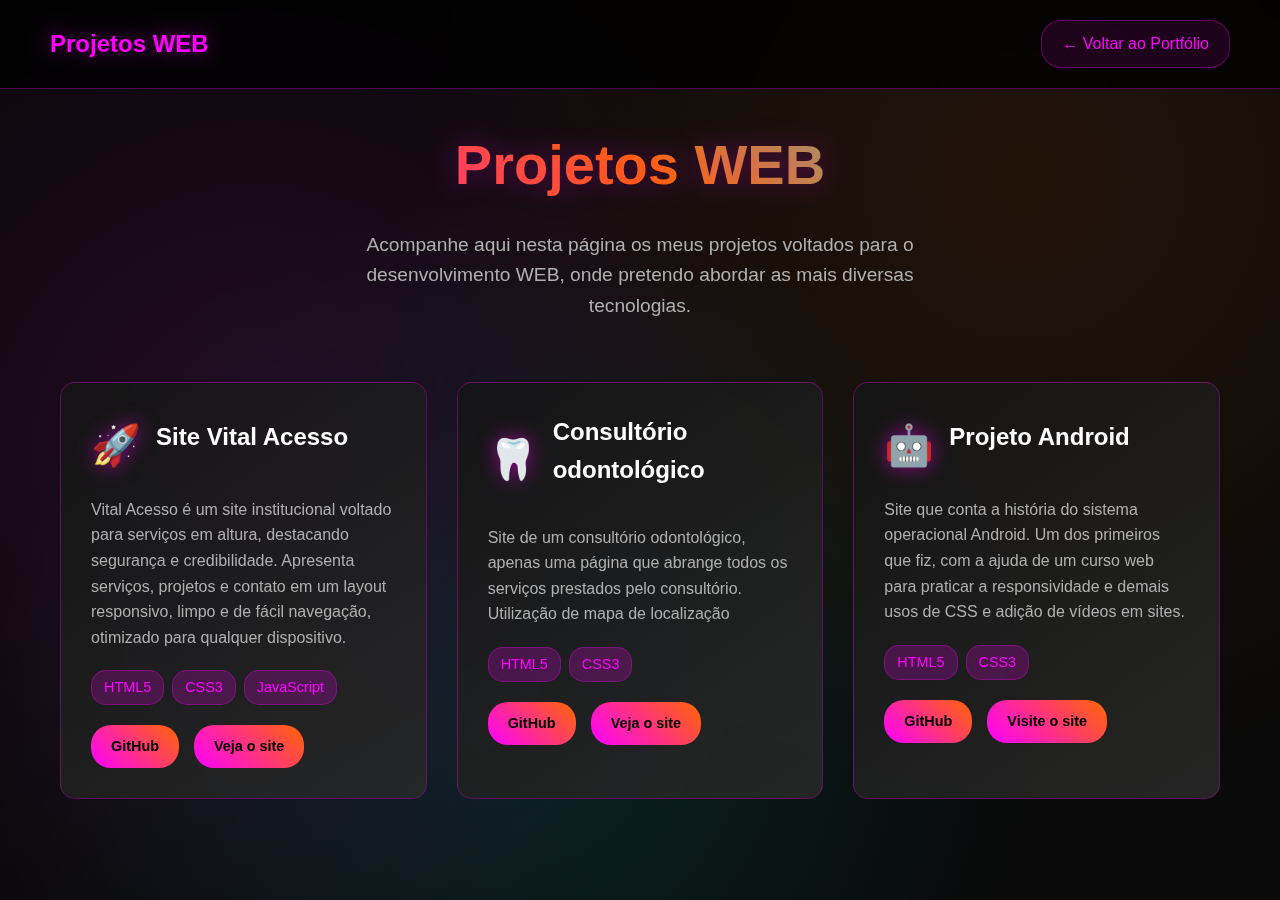
<file: projetos-web.html>
<!DOCTYPE html>
<html lang="pt-BR">
<head>
    <meta charset="UTF-8">
    <meta name="viewport" content="width=device-width, initial-scale=1.0">
    <title>Projetos WEB - Seu Nome</title>
    <style>
        * {
            margin: 0;
            padding: 0;
            box-sizing: border-box;
        }

        body {
            font-family: 'Segoe UI', Tahoma, Geneva, Verdana, sans-serif;
            background: #0a0a0a;
            color: #ffffff;
            overflow-x: hidden;
            line-height: 1.6;
        }

        /* Background Animation */
        .bg-animation {
            position: fixed;
            top: 0;
            left: 0;
            width: 100%;
            height: 100%;
            z-index: -1;
            background: radial-gradient(circle at 20% 50%, rgba(255, 0, 255, 0.1) 0%, transparent 50%),
                        radial-gradient(circle at 80% 20%, rgba(255, 100, 0, 0.1) 0%, transparent 50%),
                        radial-gradient(circle at 40% 80%, rgba(0, 255, 255, 0.1) 0%, transparent 50%);
            animation: bgFloat 15s ease-in-out infinite;
        }

        @keyframes bgFloat {
            0%, 100% { transform: translate(0, 0) rotate(0deg); }
            33% { transform: translate(30px, -30px) rotate(1deg); }
            66% { transform: translate(-20px, 20px) rotate(-1deg); }
        }

        /* Header */
        header {
            position: fixed;
            top: 0;
            width: 100%;
            padding: 20px 50px;
            background: rgba(0, 0, 0, 0.8);
            backdrop-filter: blur(10px);
            z-index: 1000;
            border-bottom: 1px solid rgba(255, 0, 255, 0.3);
            display: flex;
            justify-content: space-between;
            align-items: center;
        }

        .logo {
            font-size: 24px;
            font-weight: bold;
            color: #ff00ff;
            text-shadow: 0 0 20px rgba(255, 0, 255, 0.5);
        }

        .back-btn {
            color: #ff00ff;
            text-decoration: none;
            padding: 10px 20px;
            border: 1px solid rgba(255, 0, 255, 0.3);
            border-radius: 20px;
            background: rgba(255, 0, 255, 0.1);
            transition: all 0.3s ease;
        }

        .back-btn:hover {
            background: rgba(255, 0, 255, 0.2);
            box-shadow: 0 5px 15px rgba(255, 0, 255, 0.3);
        }

        /* Main Container */
        .container {
            max-width: 1200px;
            margin: 0 auto;
            padding: 120px 20px 50px;
        }

        /* Page Header */
        .page-header {
            text-align: center;
            margin-bottom: 60px;
        }

        .page-title {
            font-size: 3.5rem;
            margin-bottom: 20px;
            background: linear-gradient(45deg, #ff00ff, #ff6600, #00ffff);
            -webkit-background-clip: text;
            -webkit-text-fill-color: transparent;
            background-clip: text;
            text-shadow: 0 0 30px rgba(255, 0, 255, 0.3);
        }

        .page-description {
            font-size: 1.2rem;
            color: #b0b0b0;
            max-width: 600px;
            margin: 0 auto;
        }

        /* Projects Grid */
        .projects-grid {
            display: grid;
            grid-template-columns: repeat(auto-fill, minmax(350px, 1fr));
            gap: 30px;
            margin-top: 50px;
        }

        .project-card {
            background: linear-gradient(145deg, rgba(20, 20, 20, 0.9), rgba(40, 40, 40, 0.9));
            border: 1px solid rgba(255, 0, 255, 0.3);
            border-radius: 15px;
            padding: 30px;
            position: relative;
            overflow: hidden;
            transition: all 0.4s ease;
            backdrop-filter: blur(10px);
        }

        .project-card::before {
            content: '';
            position: absolute;
            top: -50%;
            left: -50%;
            width: 200%;
            height: 200%;
            background: conic-gradient(from 0deg, transparent, rgba(255, 0, 255, 0.1), transparent);
            animation: cardRotate 8s linear infinite;
            opacity: 0;
            transition: opacity 0.4s ease;
        }

        .project-card:hover::before {
            opacity: 1;
        }

        .project-card:hover {
            transform: translateY(-10px);
            box-shadow: 0 20px 40px rgba(255, 0, 255, 0.3);
            border-color: #ff00ff;
        }

        @keyframes cardRotate {
            from { transform: rotate(0deg); }
            to { transform: rotate(360deg); }
        }

        .project-header {
            display: flex;
            align-items: center;
            margin-bottom: 20px;
        }

        .project-icon {
            font-size: 2.5rem;
            margin-right: 15px;
            color: #ff00ff;
            text-shadow: 0 0 20px rgba(255, 0, 255, 0.5);
        }

        .project-card h3 {
            font-size: 1.5rem;
            color: #ffffff;
            margin-bottom: 15px;
        }

        .project-card p {
            color: #b0b0b0;
            margin-bottom: 20px;
            line-height: 1.6;
        }

        .tech-stack {
            display: flex;
            flex-wrap: wrap;
            gap: 8px;
            margin-bottom: 20px;
        }

        .tech-tag {
            background: rgba(255, 0, 255, 0.2);
            color: #ff00ff;
            padding: 5px 12px;
            border-radius: 15px;
            font-size: 0.9rem;
            border: 1px solid rgba(255, 0, 255, 0.3);
        }

        .project-links {
            display: flex;
            gap: 15px;
        }

        .project-link {
            display: inline-block;
            padding: 10px 20px;
            background: linear-gradient(45deg, #ff00ff, #ff6600);
            color: #000;
            text-decoration: none;
            border-radius: 20px;
            font-weight: bold;
            font-size: 0.9rem;
            transition: all 0.3s ease;
            position: relative;
            overflow: hidden;
        }

        .project-link::before {
            content: '';
            position: absolute;
            top: 0;
            left: -100%;
            width: 100%;
            height: 100%;
            background: linear-gradient(90deg, transparent, rgba(255, 255, 255, 0.4), transparent);
            transition: left 0.5s ease;
        }

        .project-link:hover::before {
            left: 100%;
        }

        .project-link:hover {
            transform: scale(1.05);
            box-shadow: 0 5px 15px rgba(255, 0, 255, 0.4);
        }

        /* Animation classes */
        .fade-in {
            opacity: 0;
            transform: translateY(30px);
            transition: all 0.8s ease;
        }

        .fade-in.visible {
            opacity: 1;
            transform: translateY(0);
        }

        /* Responsive */
        @media (max-width: 768px) {
            header {
                padding: 15px 20px;
                flex-direction: column;
                gap: 15px;
            }
            
            .container {
                padding: 160px 20px 50px;
            }
            
            .page-title {
                font-size: 2.5rem;
            }
            
            .projects-grid {
                grid-template-columns: 1fr;
                gap: 20px;
            }
            
            .project-links {
                flex-direction: column;
                text-align: center;
            }
        }
    </style>
</head>
<body>
    <div class="bg-animation"></div>

    <header>
        <div class="logo">Projetos WEB</div>
        <a href="index.html" class="back-btn">← Voltar ao Portfólio</a>
    </header>

    <div class="container">
        <div class="page-header fade-in">
            <h1 class="page-title">Projetos WEB</h1>
            <p class="page-description">Acompanhe aqui nesta página os meus projetos voltados para o desenvolvimento WEB, onde pretendo abordar as mais diversas tecnologias.</p>
        </div>

        <div class="projects-grid">
            <div class="project-card fade-in">
                <div class="project-header">
                    <span class="project-icon">🚀</span>
                    <h3>Site Vital Acesso</h3>
                </div>
                <p>Vital Acesso é um site institucional voltado para serviços em altura, destacando segurança e credibilidade. Apresenta serviços, projetos e contato em um layout responsivo, limpo e de fácil navegação, otimizado para qualquer dispositivo.</p>
                <div class="tech-stack">
                    <span class="tech-tag">HTML5</span>
                    <span class="tech-tag">CSS3</span>
                    <span class="tech-tag">JavaScript</span>
                </div>
                <div class="project-links">
                    <a href=https://github.com/maxcanoas/vitalacesso class="project-link" target="_blank">GitHub</a>
                    <a href=https://maxcanoas.github.io/vitalacesso/ class="project-link" target="_blank">Veja o site</a>
                </div>
            </div>

            <div class="project-card fade-in">
                <div class="project-header">
                    <span class="project-icon">🦷</span>
                    <h3>Consultório odontológico</h3>
                </div>
                <p>Site de um consultório odontológico, apenas uma página que abrange todos os serviços prestados pelo consultório. Utilização de mapa de localização</p>
                <div class="tech-stack">
                    <span class="tech-tag">HTML5</span>
                    <span class="tech-tag">CSS3</span>
                </div>
                <div class="project-links">
                    <a href=https://github.com/maxcanoas/clientes/tree/main/sitta-odontologia class="project-link">GitHub</a>
                    <a href=https://maxcanoas.github.io/clientes/sitta-odontologia/ class="project-link">Veja o site</a>
                </div>
            </div>

            <div class="project-card fade-in">
                <div class="project-header">
                    <span class="project-icon">🤖</span>
                    <h3>Projeto Android</h3>
                </div>
                <p>Site que conta a história do sistema operacional Android. Um dos primeiros que fiz, com a ajuda de um curso web para praticar a responsividade e demais usos de CSS e adição de vídeos em sites.</p>
                <div class="tech-stack">
                    <span class="tech-tag">HTML5</span>
                    <span class="tech-tag">CSS3</span>
                </div>
                <div class="project-links">
                    <a href="https://github.com/maxcanoas/projeto-android" class="project-link">GitHub</a>
                    <a href= https://maxcanoas.github.io/projeto-android/# class="project-link">Visite o site</a>
                </div>
            </div>

            <!-- <div class="project-card fade-in">
                <div class="project-header">
                    <span class="project-icon">🌐</span>
                    <h3>Blog NextJS</h3>
                </div>
                <p>Lorem ipsum dolor sit amet, consectetur adipiscing elit. Blog moderno com SSR, sistema de comentários e otimização SEO desenvolvido com Next.js e Tailwind CSS.</p>
                <div class="tech-stack">
                    <span class="tech-tag">Next.js</span>
                    <span class="tech-tag">Tailwind CSS</span>
                    <span class="tech-tag">MDX</span>
                    <span class="tech-tag">Prisma</span>
                    <span class="tech-tag">Vercel</span>
                </div>
                <div class="project-links">
                    <a href="#" class="project-link">GitHub</a>
                    <a href="#" class="project-link">Blog</a>
                </div>
            </div>

            <div class="project-card fade-in">
                <div class="project-header">
                    <span class="project-icon">💬</span>
                    <h3>Chat em Tempo Real</h3>
                </div>
                <p>Lorem ipsum dolor sit amet, consectetur adipiscing elit. Aplicação de chat com mensagens em tempo real, salas de conversa e compartilhamento de arquivos usando Socket.io.</p>
                <div class="tech-stack">
                    <span class="tech-tag">Socket.io</span>
                    <span class="tech-tag">React</span>
                    <span class="tech-tag">Node.js</span>
                    <span class="tech-tag">Redis</span>
                    <span class="tech-tag">AWS S3</span>
                </div>
                <div class="project-links">
                    <a href="#" class="project-link">GitHub</a>
                    <a href="#" class="project-link">Testar</a>
                </div>
            </div>

            <div class="project-card fade-in">
                <div class="project-header">
                    <span class="project-icon">📊</span>
                    <h3>Analytics Platform</h3>
                </div>
                <p>Lorem ipsum dolor sit amet, consectetur adipiscing elit. Plataforma de analytics com visualizações de dados complexas desenvolvida com Angular e D3.js para insights em tempo real.</p>
                <div class="tech-stack">
                    <span class="tech-tag">Angular</span>
                    <span class="tech-tag">D3.js</span>
                    <span class="tech-tag">TypeScript</span>
                    <span class="tech-tag">RxJS</span>
                    <span class="tech-tag">Material UI</span>
                </div>
                <div class="project-links">
                    <a href="#" class="project-link">GitHub</a>
                    <a href="#" class="project-link">Dashboard</a>
                </div>
            </div> -->
        </div>
    </div>

    <script>
        // Fade in animation on scroll
        function animateOnScroll() {
            const elements = document.querySelectorAll('.fade-in');
            const observer = new IntersectionObserver((entries) => {
                entries.forEach(entry => {
                    if (entry.isIntersecting) {
                        entry.target.classList.add('visible');
                    }
                });
            }, { threshold: 0.1 });

            elements.forEach(element => {
                observer.observe(element);
            });
        }

        // Mouse move effect for cards
        function cardMouseEffect() {
            const cards = document.querySelectorAll('.project-card');
            cards.forEach(card => {
                card.addEventListener('mousemove', function(e) {
                    const rect = card.getBoundingClientRect();
                    const x = e.clientX - rect.left;
                    const y = e.clientY - rect.top;
                    
                    const centerX = rect.width / 2;
                    const centerY = rect.height / 2;
                    
                    const rotateX = (y - centerY) / 20;
                    const rotateY = (centerX - x) / 20;
                    
                    card.style.transform = `perspective(1000px) rotateX(${rotateX}deg) rotateY(${rotateY}deg) translateY(-10px)`;
                });
                
                card.addEventListener('mouseleave', function() {
                    card.style.transform = 'perspective(1000px) rotateX(0deg) rotateY(0deg) translateY(0px)';
                });
            });
        }

        // Initialize
        document.addEventListener('DOMContentLoaded', function() {
            animateOnScroll();
            cardMouseEffect();
        });

        // Parallax effect
        window.addEventListener('scroll', function() {
            const scrolled = window.pageYOffset;
            const rate = scrolled * -0.5;
            document.querySelector('.bg-animation').style.transform = `translate3d(0, ${rate}px, 0)`;
        });
    </script>
</body>
</html>
</file>
<file: estilo/style-index.css>
body{
    font-family:'Roboto Condensed', sans-serif;
    margin: 0 auto;
    max-width: 1280px;
    min-height: 100vh;
    background: rgb(38,45,41);
    background: linear-gradient(90deg, rgba(38,45,41,1) 7%, rgba(54,94,84,1) 42%, rgba(40,209,209,1) 100%);
}

a{
    color: #ffffff;
}

p{
    color: #ffffff;
    font-size: 18px;
}

h1{
    color: rgb(24, 175, 175);
    font-size: 35px;
}

h2{
    font-size: 25px;
}

h3{
    font-size: 20px;
}

hgroup{
    color: #ffffff;
    text-align: left;
    justify-content: space-evenly;
    flex-wrap: wrap;
    padding: 30px;
}

ul#informacoes{
    display: flex;
    justify-content: space-between;
    flex-wrap: wrap;
}


header li{
    margin: 20px;
}

header img{
    display: flex;
    justify-content: center;
    width: 300px;
    border-radius: 50%;
    border: 5px solid rgb(24, 175, 175);
}

div.centro{
    display: flex;
    justify-content: center;
    padding: 80px;
}

div.container{
    margin: 10px;
}

div.container a{
    font-size: 16px;
    transition: 0.3s ease-in-out ;
}

div.container a:hover{
    color: rgb(4, 255, 255);
}

div.container a.contact:hover{
    color: rgb(4, 255, 255);
}

div.container li{
    transition: 0.3s ease-in-out;
    padding: 10px;
    border-style: solid;
    border-color: #ffffff;
    border-radius: 20px;
}

div li.projetos:hover{
    transform: scale(1.2);
    border-color: rgb(27, 189, 189);
}

div li.contato:hover{
    transform: scale(1.2);
    border-color: rgba(54,94,84,1);
}

main{
    background: rgb(28, 31, 29);
    background: linear-gradient(90deg, rgba(28, 31, 29) 7%, rgb(44, 71, 65) 42%, rgb(38, 161, 161) 100%);
    display: flex;
    border-radius: 10px;
    justify-content: space-evenly;
}

main div{
    margin: 20px;
}

main div{
    padding: 10px;
}

.icones #github{
    filter: invert(1);
    transition: 0.3s ease-in-out;
    display: flex;
    justify-content: center;
}

footer.icones #github:hover{
    transform: scale(1.2);
}

footer.icones #linkedin{
    filter: invert(1);
    transition: 0.3s ease-in-out;
    display: flex;
    justify-content: center;
}

footer.icones #linkedin:hover{
    transform: scale(1.2);
}

.icones #insta{
    filter: invert(1);
    transition: 0.3s ease-in-out;
    display: flex;
    justify-content: center;
}

.icones #insta:hover{
    transform: scale(1.2);
}

footer img{
    width: 30px;
    height: 30px;
}

footer a{
    margin: 20px;
    text-align: center;
}

footer{
    display: flex;
    justify-content: center;
}

@media screen and (max-width:896px) {
    .container{
        display: flex;
        position: relative;
        justify-content: space-evenly;
        margin: 0%;
    }

    #informacoes{
        display: flex;
        justify-content: space-evenly;
        gap: 200px;
    }

    .maxwell{
        width: 200px;
        margin-left: 30px;
        margin-top: -60px;
    }

    .sobre_mim{
        font-size: 15px;
    }

    .formacao{
        font-size: 15px;
    }

    .qualificacoes{
        font-size: 15px;
    }

    #sobre_mim{
        font-size: 20px;
        padding-bottom: 10px;
    }

    #formacao{
        font-size: 20px;
        padding-bottom: 10px;
    }

    #qualificacoes{
        font-size: 20px;
        padding-bottom: 10px;
    }

    .fernandez{
        font-size: 40px;
        line-height: 40px;
        padding-bottom: 20px;
    }

    .fronte-end{
        font-size: 28px;
        line-height: 30px;
        padding-bottom: 20px;
    }

    .github{
        width: 30px;
        height: 30px;
    }

    .linkedin{
        width: 30px;
        height: 30px;
    }

    .insta{
        width: 30px;
        height: 30px;
    }

    .icones{
        display: flex;
    }

    .container_corpo{
        height: 820px;
        width: 370px;
        margin: 0 auto;
        margin-top: -50px;
        padding: 2px;
        border-radius: 10px;
        
    }
    }

    @media screen and (max-width:414px) {
        .container{
            display: flex;
            position: relative;
            justify-content: space-evenly;
            margin: 0%;
        }
    
        #informacoes{
            display: flex;
            justify-content: space-evenly;
            gap: 50px;
        }
    
        .maxwell{
            width: 200px;
            margin-left: 30px;
            margin-top: -60px;
        }
    
        .sobre_mim{
            font-size: 15px;
        }
    
        .formacao{
            font-size: 15px;
        }
    
        .qualificacoes{
            font-size: 15px;
        }
    
        #sobre_mim{
            font-size: 20px;
            padding-bottom: 10px;
        }
    
        #formacao{
            font-size: 20px;
            padding-bottom: 10px;
        }
    
        #qualificacoes{
            font-size: 20px;
            padding-bottom: 10px;
        }
    
        .fernandez{
            font-size: 40px;
            line-height: 40px;
            padding-bottom: 20px;
        }
    
        .fronte-end{
            font-size: 28px;
            line-height: 30px;
            padding-bottom: 20px;
        }
    
        .github{
            width: 30px;
            height: 30px;
        }
    
        .linkedin{
            width: 30px;
            height: 30px;
        }
    
        .insta{
            width: 30px;
            height: 30px;
        }
    
        .icones{
            display: flex;
        }
    
        .container_corpo{
            height: 900px;
            width: 370px;
            margin: 0 auto;
            margin-top: -50px;
            padding: 2px;
            border-radius: 10px;
            
        }
        }


@media screen and (max-width:375px) {
    div.container{
        display: flex;
        position: relative;
        justify-content: space-evenly;
        margin: 0%;
    }

    #informacoes{
        display: flex;
        justify-content: space-evenly;
        gap: 50px;
    }

    .maxwell{
        width: 180px;
        position: relative;
        justify-content: center;
        align-items: center;
    }

    .sobre_mim{
        font-size: 13px;
        padding-bottom: 15px;
    }

    .formacao{
        font-size: 13px;
        padding-bottom: 15px;
    }

    .qualificacoes{
        font-size: 13px;
    }

    #sobre_mim{
        font-size: 16px;
    }

    #formacao{
        font-size: 16px;
    }

    #qualificacoes{
        font-size: 16px;
    }

    .fernandez{
        font-size: 28px;
        line-height: 25px;
        padding-bottom: 8px;
    }

    .fronte-end{
        font-size: 20px;
        line-height: 20px;
        padding-bottom: 20px;
    }

    p{
        line-height: 17px;
    }

    .github{
        width: 20px;
        height: 20px;
    }

    .linkedin{
        width: 20px;
        height: 20px;
    }

    .insta{
        width: 20px;
        height: 20px;
    }

    .icones{
        display: flex;
        justify-content: center;
    }

    .container_corpo{
        height: 950px;
        width: 280px;
        justify-content: center;
        align-items: center;
    }
}

@media screen and (max-width:320px) {
    .container{
        display: flex;
        position: relative;
        justify-content: space-evenly;
        margin: 0%;
    }

    #informacoes{
        display: flex;
        justify-content: space-evenly;
        gap: 30px;
    }

    .maxwell{
        width: 180px;
        margin: 0 auto;
        margin-top: -60px;
    }

    .sobre_mim{
        font-size: 13px;
        padding-bottom: 15px;
    }

    h3#sobre_mim{
        font-size: 16px;
    }

    .formacao{
        font-size: 13px;
        padding-bottom: 15px;
    }

    .qualificacoes{
        font-size: 12px;
    }

    #sobre_mim{
        font-size: 13px;
    }

    #formacao{
        font-size: 16px;
    }

    #qualificacoes{
        font-size: 16px;
    }

    .fernandez{
        font-size: 28px;
        line-height: 25px;
        padding-bottom: 8px;
    }

    .fronte-end{
        font-size: 18px;
        line-height: 20px;
        padding-bottom: 20px;
    }

    p{
        line-height: 17px;
    }

    .github{
        width: 20px;
        height: 20px;
    }

    .linkedin{
        width: 20px;
        height: 20px;
    }

    .insta{
        width: 20px;
        height: 20px;
    }

    .icones{
        display: flex;
        justify-content: space-evenly;
        margin-right: 20px;
    }

    .container_corpo{
        height: 1010px;
        width: 260px;
        display: block;
        justify-content: center;
        margin: 0 auto;
        margin-top: -50px;
    }
}
</file>
<file: estilo/style.css>
*{
    margin: 0;
    padding: 0;
    box-sizing: border-box;
}

ul{
    list-style: none;
}

li{
    list-style: none;
}

a{
    text-decoration: none;
}
</file>
<file: estilo/style-contato.css>
body {
    font-family: 'Roboto Condensed', sans-serif;
    margin: 0 auto;
    max-width: 1280px;
    min-height: 100vh;
    background: rgb(38, 45, 41);
    background: linear-gradient(90deg, rgba(38, 45, 41, 1) 7%, rgba(54, 94, 84, 1) 42%, rgba(40, 209, 209, 1) 100%);
}

header {
    margin: 10px;
}

header a {
    font-size: 16px;
    transition: 0.3s ease-in-out;
}

header a:hover {
    color: rgb(4, 255, 255);
}

a {
    color: #ffffff;
    justify-content: center;
}

header li {
    transition: 0.3s ease-in-out;
    padding: 10px;
    border-style: solid;
    border-color: #ffffff;
    border-radius: 20px;
    margin: 20px;
}


header li.home:hover {
    transform: scale(1.2);
    border-color: rgb(27, 189, 189);
}

header li.projetos:hover {
    transform: scale(1.2);
    border-color: rgba(54, 94, 84, 1);
}

ul.menu {
    display: flex;
    justify-content: space-between;
}

li.home {
    width: 90px;
    text-align: center;
}

li.projetos {
    width: 90px;
    text-align: center;
}

main {
    background: rgb(28, 31, 29);
    background: linear-gradient(90deg, rgba(28, 31, 29) 7%, rgb(44, 71, 65) 42%, rgb(38, 161, 161) 100%);
    display: flex;
    border-radius: 10px;
    justify-content: space-evenly;
    margin-top: 80px;
    margin-bottom: 30px;
}

div.contato img {
    width: 100px;
}

div.contato {
    display: flex;
    position: relative;
    justify-content: space-evenly;
    padding-top: 60px;
    gap: 50px;
    padding-bottom: 30px;
    align-items: baseline;
}

div#maxwell ul {
    display: flex;
    align-items: center;
    position: relative;
    justify-content: center;
    padding-top: 50px;
}

li#email {
    position: relative;
    text-align: center;
    text-decoration: overline 5px #ffffff;
    justify-content: center;
    padding-top: 100px;
    transition: 0.3s ease-in-out;
}

li#email:hover {
    transform: translate3d(12px, -10%, 3em);
    cursor: pointer;
}

a.email {
    filter: invert(1);
}

li#linkedin {
    position: relative;
    text-align: center;
    text-decoration: overline 5px #ffffff;
    justify-content: center;
    padding-top: 100px;
    transition: 0.3s ease-in-out;
}

li#linkedin:hover {
    transform: translate3d(12px, -10%, 3em);
    cursor: pointer;
}



li#whatsapp {
    position: relative;
    text-align: center;
    text-decoration: overline 5px #ffffff;
    justify-content: center;
    padding-top: 100px;
    transition: 0.3s ease-in-out;
}

li#whatsapp:hover {
    transform: translate3d(12px, -10%, 3em);
    cursor: pointer;
}



p {
    font-size: 20px;
    text-align: center;
    gap: 50px;
    color: #ffffff;
}

img.maxwell {
    width: 300px;
    border-radius: 50%;
    border: 5px solid rgb(24, 175, 175);
    justify-content: space-evenly;
}

@media screen and (max-width:896px) {
    #menu{
        display: flex;
        position: relative;
        justify-content: space-evenly;
    }

    ul.menu{
        display: flex;
        justify-content: space-evenly;
    }


    header li.projetos{
        transition: 0.3s ease-in-out;
}

    header li.projetos:hover{
        transform: scale(1.2);
        border-color: rgb(27, 189, 189);
    }

    header a.h{
        font-size: 15px;
    }

    header a.p{
        font-size: 15px;
    }

    main p{
        font-size: 12px;
        text-align: center;
        justify-content: space-evenly;
        padding: 10px;
    }

    main{
        margin: 0 auto;
        margin: 10px;
        justify-content: center;
    }

    main din{
        margin: 0 auto;
        margin: 10px;
        justify-content: center;
    }

    main li{
        margin: -60px;
        display: inline;
        
    }

    div.contato img {
        width: 45px;
        display: flex;
        position: relative;
        justify-content: center;
        align-items: center;
        margin-left: 15px;
    }

    div#maxwell{
        padding-top: 10px;
    }

    img.maxwell {
        width: 200px;
        border-radius: 50%;
        border: 5px solid rgb(24, 175, 175);
        justify-content: space-evenly;
    }

    div.contato {
        gap: 130px;
        justify-content: center;
        align-items: center;
        padding-bottom: 50px;
    }

    li#email {
        text-decoration: overline 2px #ffffff;
        width: 80px;
    }

    li#linkedin {
        text-decoration: overline 2px #ffffff;
                width: 80px;
    }

    li#whatsapp {
        text-decoration: overline 2px #ffffff;
                width: 80px;
    }
    }

@media screen and (max-width:768px) {
        #menu{
            display: flex;
            position: relative;
            justify-content: space-evenly;
        }
    
        ul.menu{
            display: flex;
            justify-content: space-evenly;
        }
    
        header li.projetos{
            width: 100px;
        }

        header li.home{
            width: 100px;
        }
    
        header li.projetos{
            transition: 0.3s ease-in-out;
    }
    
        header li.projetos:hover{
            transform: scale(1.2);
            border-color: rgb(27, 189, 189);
        }
    
        header a.h{
            font-size: 18px;
        }
    
        header a.p{
            font-size: 18px;
        }
    
        main p{
            font-size: 12px;
            text-align: center;
            justify-content: space-evenly;
            padding: 10px;
        }
    
        main{
            margin: 0 auto;
            margin: 10px;
            justify-content: center;
        }
    
        main din{
            margin: 0 auto;
            margin: 10px;
            justify-content: center;
        }
    
        main li{
            margin: -60px;
            display: inline;
            
        }
    
        div.contato img {
            width: 45px;
            display: flex;
            position: relative;
            justify-content: center;
            align-items: center;
            margin-left: 15px;
        }
    
        div#maxwell{
            padding-top: 40px;
        }
    
        img.maxwell {
            width: 200px;
            border-radius: 50%;
            border: 5px solid rgb(24, 175, 175);
            justify-content: space-evenly;
        }
    
        div.contato {
            gap: 130px;
            justify-content: center;
            align-items: center;
            padding-bottom: 80px;
        }
    
        li#email {
            text-decoration: overline 2px #ffffff;
            width: 80px;
        }
    
        li#linkedin {
            text-decoration: overline 2px #ffffff;
                    width: 80px;
        }
    
        li#whatsapp {
            text-decoration: overline 2px #ffffff;
                    width: 80px;
        }
}


@media screen and (max-width:375px) {
    #menu{
        display: flex;
        position: relative;
        justify-content: space-evenly;
    }

    ul.menu{
        display: flex;
        gap: 35px;
        justify-content: space-evenly;
    }


    header li.projetos{
        transition: 0.3s ease-in-out;
}

    header li.projetos:hover{
        transform: scale(1.2);
        border-color: rgb(27, 189, 189);
    }

    header a.h{
        font-size: 15px;
    }

    header a.p{
        font-size: 15px;
    }

    main p{
        font-size: 12px;
        text-align: center;
        justify-content: space-evenly;
        padding: 10px;
    }

    main{
        margin: 0 auto;
        margin: 10px;
        justify-content: center;
    }

    main din{
        margin: 0 auto;
        margin: 10px;
        justify-content: center;
    }

    main li{
        margin: -60px;
        display: inline;
        
    }

    div.contato img {
        width: 45px;
        display: flex;
        position: relative;
        justify-content: center;
        align-items: center;
        margin-left: 15px;
    }

    div#maxwell{
        padding-top: 40px;
    }

    img.maxwell {
        width: 200px;
        border-radius: 50%;
        border: 5px solid rgb(24, 175, 175);
        justify-content: space-evenly;
    }

    div.contato {
        gap: 130px;
        justify-content: center;
        align-items: center;
        padding-bottom: 80px;
    }

    li#email {
        text-decoration: overline 2px #ffffff;
        width: 80px;
    }

    li#linkedin {
        text-decoration: overline 2px #ffffff;
                width: 80px;
    }

    li#whatsapp {
        text-decoration: overline 2px #ffffff;
                width: 80px;
    }
}

@media screen and (max-width:320px) {
    #menu{
        display: flex;
        position: relative;
        justify-content: space-evenly;
    }

    ul.menu{
        display: flex;
        justify-content: space-evenly;
    }


    header li.projetos{
        transition: 0.3s ease-in-out;
}

    header li.projetos:hover{
        transform: scale(1.2);
        border-color: rgb(27, 189, 189);
    }

    header a.h{
        font-size: 15px;
    }

    header a.p{
        font-size: 15px;
    }

    main p{
        font-size: 12px;
        text-align: center;
        justify-content: space-evenly;
        padding: 10px;
        line-height: 20px;
    }

    main{
        margin: 0 auto;
        margin: 10px;
        justify-content: center;
    }

    main din{
        margin: 0 auto;
        margin: 10px;
        justify-content: center;
    }

    main li{
        margin: -60px;
        display: inline;
        
    }

    div.contato img {
        width: 45px;
        display: flex;
        position: relative;
        justify-content: center;
        align-items: center;
        margin-left: 15px;
    }

    div#maxwell{
        padding-top: 20px;
    }

    img.maxwell {
        width: 200px;
        border-radius: 50%;
        border: 5px solid rgb(24, 175, 175);
        justify-content: space-evenly;
    }

    div.contato {
        gap: 130px;
        justify-content: center;
        align-items: center;
        padding-bottom: 80px;
    }

    li#email {
        text-decoration: overline 2px #ffffff;
        width: 80px;
    }

    li#linkedin {
        text-decoration: overline 2px #ffffff;
                width: 80px;
    }

    li#whatsapp {
        text-decoration: overline 2px #ffffff;
                width: 80px;
    }
}
</file>
